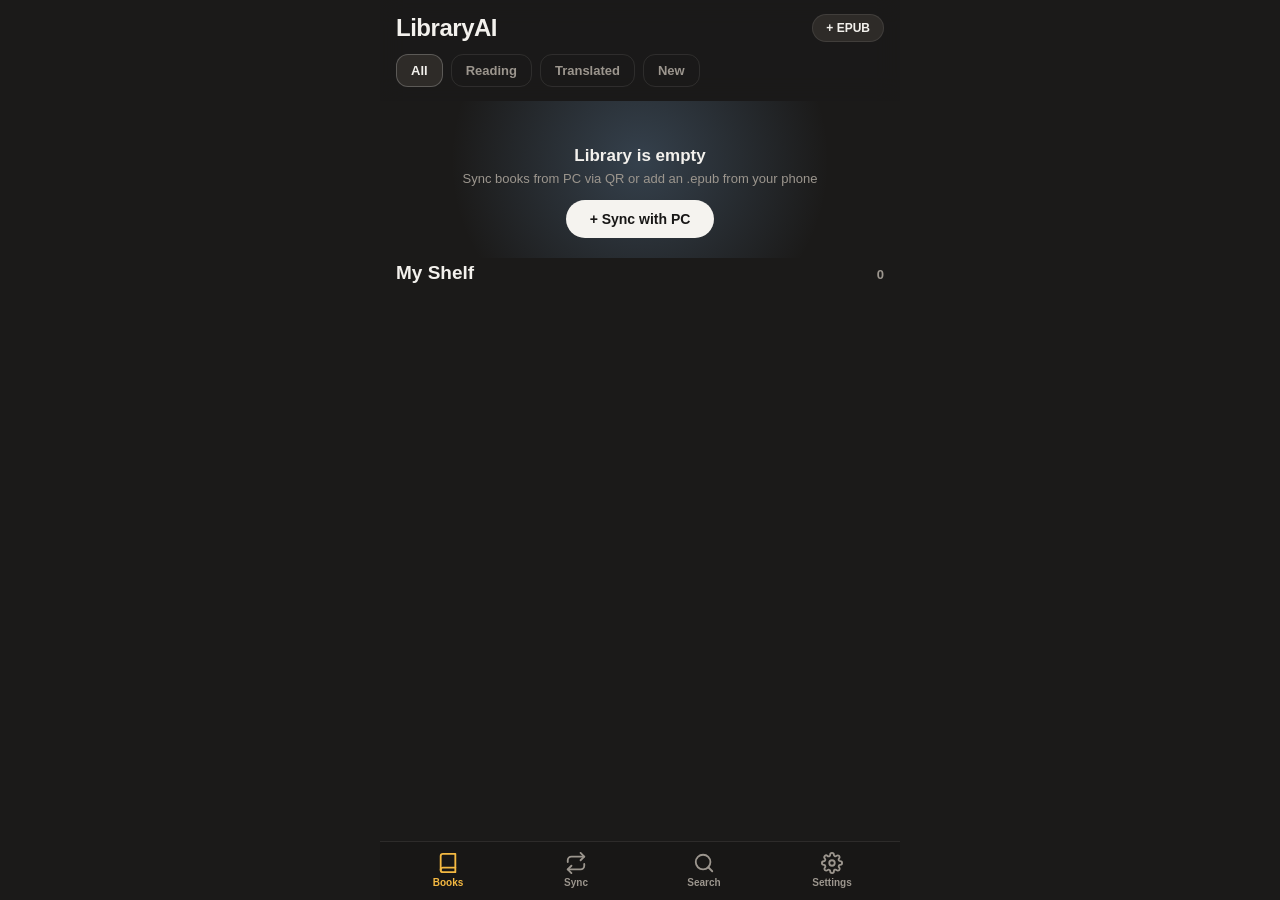
<file: index.html>
<!DOCTYPE html>
<html lang="ru">
<head>
  <meta charset="UTF-8">
  <meta name="viewport" content="width=device-width, initial-scale=1.0, viewport-fit=cover">
  <meta name="theme-color" content="#1b1a19">
  <meta name="apple-mobile-web-app-capable" content="yes">
  <meta name="apple-mobile-web-app-status-bar-style" content="black-translucent">
  <title>LibraryAI</title>
  <link rel="manifest" href="manifest.webmanifest">
  <link rel="icon" type="image/png" href="icons/icon192.png">
  <link rel="apple-touch-icon" href="icons/icon192.png">
  <link rel="stylesheet" href="app.css">
</head>
<body>
  <!-- ОСНОВНОЙ ЭКРАН (4 вкладки: Книги / Синхр. / Поиск / Настройки) -->
  <div id="appShell" class="app-shell">
    <!-- ВКЛАДКА 1: МОИ КНИГИ (в стиле мобильных Яндекс Книг) -->
    <section id="viewLibrary" class="tab-view active">
      <header class="mob-top">
        <div class="mob-brand-row">
          <h1 class="mob-title">LibraryAI</h1>
          <button id="addEpubBtn" class="pill-btn-sm" type="button">+ EPUB</button>
          <input id="epubFileInput" type="file" accept=".epub" multiple class="hidden">
        </div>
        <div id="filterPills" class="filter-pills">
          <button class="f-pill active" data-filter="all" type="button">Все</button>
          <button class="f-pill" data-filter="reading" type="button">Читаю</button>
          <button class="f-pill" data-filter="translated" type="button">Переведённые</button>
          <button class="f-pill" data-filter="new" type="button">Новые</button>
        </div>
      </header>

      <!-- Герой-карусель обложек с мягким свечением -->
      <div id="heroSection" class="hero-carousel-wrap">
        <div id="heroAmbient" class="hero-ambient"></div>
        <div id="heroCarousel" class="hero-carousel"></div>
        <div id="heroInfo" class="hero-info">
          <div id="heroBookTitle" class="hero-book-title">Библиотека пуста</div>
          <div id="heroBookSub" class="hero-book-sub">Синхронизируй книги с ПК по QR или добавь .epub с телефона</div>
          <div class="hero-cta-row">
            <button id="heroPrimaryBtn" class="white-pill-btn" type="button">+ Синхронизировать с ПК</button>
          </div>
        </div>
      </div>

      <!-- Полка всех книг -->
      <div class="shelf-section">
        <div class="shelf-head">
          <h2 class="shelf-title">Моя полка</h2>
          <span id="shelfCount" class="shelf-count">0</span>
        </div>
        <div id="bookGrid" class="book-grid"></div>
      </div>
    </section>

    <!-- ВКЛАДКА 2: СИНХРОНИЗАЦИЯ С ПК -->
    <section id="viewSync" class="tab-view">
      <header class="mob-top">
        <h1 class="mob-title">Синхронизация</h1>
      </header>

      <div class="pane-body">
        <div class="mob-card">
          <div class="mob-card-title">Подключение к ПК по Wi-Fi (WebRTC)</div>
          <p class="mob-hint">Открой в расширении на ПК иконку телефона («Синхронизация») и введи 6-значный код или отсканируй QR.</p>

          <div class="pair-input-row">
            <input id="pairCodeInput" type="text" maxlength="8" placeholder="Код (напр. K7M9P2)" autocapitalize="characters" autocomplete="off">
            <button id="connectPairBtn" class="white-pill-btn sm" type="button">Синхр.</button>
          </div>

          <button id="scanQrBtn" class="ghost-btn full" type="button" style="margin-top:10px;">📷 Сканировать QR камерой</button>
          <div id="qrCameraWrap" class="qr-camera-wrap hidden">
            <video id="qrVideo" playsinline autoplay muted></video>
            <button id="stopScanBtn" class="ghost-btn sm" type="button">Закрыть камеру</button>
          </div>

          <div class="sync-progress-track">
            <div id="mobSyncBar" class="sync-progress-fill"></div>
          </div>
          <div id="mobSyncStatus" class="mob-sync-status">Готов к подключению</div>
        </div>

        <div class="mob-card">
          <div class="mob-card-title">Ручной перенос файлом (.json)</div>
          <p class="mob-hint">Запасной вариант без сети: экспортируй бэкап в расширении и импортируй его здесь (или обратно).</p>
          <div class="btn-pair">
            <button id="mobImportJsonBtn" class="ghost-btn" type="button">Импорт .json</button>
            <button id="mobExportJsonBtn" class="ghost-btn" type="button">Экспорт .json</button>
            <input id="mobImportJsonInput" type="file" accept=".json" class="hidden">
          </div>
        </div>
      </div>
    </section>

    <!-- ВКЛАДКА 3: ПОИСК -->
    <section id="viewSearch" class="tab-view">
      <header class="mob-top">
        <h1 class="mob-title">Поиск</h1>
        <div class="mob-search-box">
          <input id="mobSearchInput" type="search" placeholder="Название книги или автор...">
        </div>
      </header>
      <div class="pane-body">
        <div id="searchResultsGrid" class="book-grid"></div>
      </div>
    </section>

    <!-- ВКЛАДКА 4: НАСТРОЙКИ И ПАМЯТЬ -->
    <section id="viewSettings" class="tab-view">
      <header class="mob-top">
        <h1 class="mob-title">Настройки</h1>
      </header>

      <div class="pane-body">
        <!-- Язык интерфейса -->
        <div class="mob-card">
          <div class="mob-card-title">Язык интерфейса</div>
          <div class="mob-field" style="margin-bottom:0;">
            <select id="mobUiLang">
              <option value="auto">Авто (как в браузере)</option>
              <option value="ru">Русский</option>
              <option value="en">English</option>
            </select>
          </div>
        </div>

        <!-- Автосинхронизация при запуске -->
        <div class="mob-card">
          <div class="mob-card-title">Синхронизация с ПК</div>
          <div class="mob-toggle-row">
            <div>
              <div style="font-size:13px;font-weight:600;">Автосинхронизация при запуске</div>
              <div class="mob-hint" style="margin:2px 0 0;">Проверяет связь с ПК один раз при открытии или перезапуске приложения — батарею в фоне не тратит.</div>
            </div>
            <label class="switch">
              <input id="mobAutoSyncToggle" type="checkbox">
              <span class="slider"></span>
            </label>
          </div>
          <div style="border-top:1px solid var(--border);margin-top:10px;padding-top:10px;">
            <div style="font-size:12px;font-weight:700;color:var(--muted);margin-bottom:8px;">Сохранённые связи</div>
            <div id="mobPairedList" class="storage-books-list">
              <div class="mob-hint" style="margin:0;">Пока нет сохранённых связей.</div>
            </div>
          </div>
        </div>

        <!-- Память и удаление книг -->
        <div class="mob-card">
          <div class="mob-card-head">
            <div class="mob-card-title">Память и книги</div>
            <span id="storageUsageLabel" class="mob-badge">0 Б</span>
          </div>
          <p class="mob-hint">Книги хранятся локально на телефоне (IndexedDB) и доступны офлайн. Выбери книги для удаления или очисти всю память.</p>

          <div id="storageBooksList" class="storage-books-list"></div>

          <div class="btn-pair" style="margin-top:12px;">
            <button id="deleteSelectedBooksBtn" class="danger-btn" type="button" disabled>Удалить выбранные</button>
            <button id="clearAllStorageBtn" class="danger-btn outline" type="button">Очистить всё</button>
          </div>
        </div>

        <!-- Настройки API для перевода глав в дороге -->
        <div class="mob-card">
          <div class="mob-card-title">Перевод глав в дороге (API)</div>
          <p class="mob-hint">Позволяет нажать «Перевести главу» прямо внутри читалки без ПК. Ключ хранится только на этом телефоне.</p>

          <div class="mob-field">
            <label for="mobApiProvider">Провайдер API</label>
            <select id="mobApiProvider">
              <option value="gemini">Google Gemini API</option>
              <option value="deepseek">DeepSeek API</option>
              <option value="openai">OpenAI / OpenRouter / Custom</option>
            </select>
          </div>
          <div class="mob-field">
            <label for="mobApiModel">Модель</label>
            <input id="mobApiModel" type="text" placeholder="gemini-2.5-flash">
          </div>
          <div class="mob-field">
            <label for="mobApiKey">API-ключ</label>
            <input id="mobApiKey" type="password" placeholder="Вставьте ключ API...">
          </div>
          <div class="mob-field">
            <label for="mobApiBaseUrl">Свой Base URL (необязательно)</label>
            <input id="mobApiBaseUrl" type="text" placeholder="По умолчанию официальный">
          </div>
          <div class="mob-field">
            <label for="mobTemp">Температура: <strong id="mobTempVal">0.7</strong></label>
            <input id="mobTemp" type="range" min="0" max="2" step="0.1" value="0.7">
          </div>
          <div class="mob-toggle-row">
            <span>Размышление (Thinking)</span>
            <label class="switch">
              <input id="mobThinking" type="checkbox">
              <span class="slider"></span>
            </label>
          </div>
          <button id="saveMobApiBtn" class="white-pill-btn full" type="button" style="margin-top:10px;">Сохранить настройки API</button>
        </div>
      </div>
    </section>

    <!-- ЛИПКАЯ ПЛАШКА «ПРОДОЛЖИТЬ ЧТЕНИЕ» (как в мобильных Яндекс Книгах) -->
    <div id="miniPlayer" class="mini-player hidden">
      <div id="miniCover" class="mini-cover"></div>
      <div class="mini-meta">
        <div id="miniTitle" class="mini-title"></div>
        <div id="miniSub" class="mini-sub"></div>
      </div>
      <button id="miniReadBtn" class="mini-read-btn" type="button">Читать</button>
    </div>

    <!-- НИЖНЯЯ НАВИГАЦИЯ -->
    <nav class="bottom-nav">
      <button class="bnav-btn active" data-tab="viewLibrary" type="button">
        <svg width="22" height="22" viewBox="0 0 24 24" fill="none" stroke="currentColor" stroke-width="2" stroke-linecap="round" stroke-linejoin="round"><path d="M4 19.5A2.5 2.5 0 0 1 6.5 17H20"/><path d="M6.5 2H20v20H6.5A2.5 2.5 0 0 1 4 19.5v-15A2.5 2.5 0 0 1 6.5 2z"/></svg>
        <span>Книги</span>
      </button>
      <button class="bnav-btn" data-tab="viewSync" type="button">
        <svg width="22" height="22" viewBox="0 0 24 24" fill="none" stroke="currentColor" stroke-width="2" stroke-linecap="round" stroke-linejoin="round"><polyline points="17 1 21 5 17 9"/><path d="M3 11V9a4 4 0 0 1 4-4h14"/><polyline points="7 23 3 19 7 15"/><path d="M21 13v2a4 4 0 0 1-4 4H3"/></svg>
        <span>Синхр.</span>
      </button>
      <button class="bnav-btn" data-tab="viewSearch" type="button">
        <svg width="22" height="22" viewBox="0 0 24 24" fill="none" stroke="currentColor" stroke-width="2" stroke-linecap="round" stroke-linejoin="round"><circle cx="11" cy="11" r="8"/><line x1="21" y1="21" x2="16.65" y2="16.65"/></svg>
        <span>Поиск</span>
      </button>
      <button class="bnav-btn" data-tab="viewSettings" type="button">
        <svg width="22" height="22" viewBox="0 0 24 24" fill="none" stroke="currentColor" stroke-width="2" stroke-linecap="round" stroke-linejoin="round"><circle cx="12" cy="12" r="3"/><path d="M19.4 15a1.65 1.65 0 0 0 .33 1.82l.06.06a2 2 0 1 1-2.83 2.83l-.06-.06a1.65 1.65 0 0 0-1.82-.33 1.65 1.65 0 0 0-1 1.51V21a2 2 0 1 1-4 0v-.09A1.65 1.65 0 0 0 9 19.4a1.65 1.65 0 0 0-1.82.33l-.06.06a2 2 0 1 1-2.83-2.83l.06-.06a1.65 1.65 0 0 0 .33-1.82 1.65 1.65 0 0 0-1.51-1H3a2 2 0 1 1 0-4h.09A1.65 1.65 0 0 0 4.6 9a1.65 1.65 0 0 0-.33-1.82l-.06-.06a2 2 0 1 1 2.83-2.83l.06.06a1.65 1.65 0 0 0 1.82.33H9a1.65 1.65 0 0 0 1-1.51V3a2 2 0 1 1 4 0v.09a1.65 1.65 0 0 0 1 1.51 1.65 1.65 0 0 0 1.82-.33l.06-.06a2 2 0 1 1 2.83 2.83l-.06.06a1.65 1.65 0 0 0-.33 1.82V9c.26.6.85 1 1.51 1H21a2 2 0 1 1 0 4h-.09a1.65 1.65 0 0 0-1.51 1z"/></svg>
        <span>Настройки</span>
      </button>
    </nav>
  </div>

  <!-- ПОЛНОЭКРАННАЯ МОБИЛЬНАЯ ЧИТАЛКА -->
  <div id="readerOverlay" class="reader-overlay hidden">
    <header id="rHeader" class="r-header">
      <button id="rBackBtn" class="r-icon-btn" type="button" aria-label="Назад">←</button>
      <div id="rBookTitle" class="r-book-title"></div>
      <div class="r-head-actions">
        <button id="rTocBtn" class="r-icon-btn" type="button" aria-label="Оглавление">☰</button>
        <button id="rSettingsBtn" class="r-icon-btn" type="button" aria-label="Вид">Aa</button>
      </div>
    </header>

    <div id="rScrollArea" class="r-scroll-area">
      <div class="r-chapter-head">
        <h2 id="rChapterTitle"></h2>
        <div id="rChapterSub" class="r-chapter-sub"></div>
        <div id="rChapterActions" class="r-chapter-actions hidden">
          <button id="rTranslateBtn" class="r-subtle-btn" type="button">Перевести главу</button>
          <button id="rStopTranslateBtn" class="r-subtle-btn danger hidden" type="button">Остановить</button>
          <button id="rToggleOrigBtn" class="r-subtle-btn hidden" type="button">Показать оригинал</button>
        </div>
      </div>
      <article id="rContent" class="r-content"></article>
      <div class="r-bottom-nav">
        <button id="rPrevBtn" class="r-nav-btn" type="button">← Пред. глава</button>
        <button id="rNextBtn" class="r-nav-btn" type="button">След. глава →</button>
      </div>
    </div>

    <!-- Шторка оглавления -->
    <div id="rSheetBackdrop" class="r-sheet-backdrop hidden"></div>
    <div id="rTocSheet" class="r-sheet hidden">
      <div class="r-sheet-head">
        <strong>Оглавление</strong>
        <button id="rCloseTocBtn" class="r-icon-btn" type="button">×</button>
      </div>
      <div id="rTocList" class="r-toc-list"></div>
    </div>

    <!-- Шторка настроек вида (Цвета / Текст) -->
    <div id="rAppearanceSheet" class="r-sheet hidden">
      <div class="r-sheet-head">
        <strong>Настройки чтения</strong>
        <button id="rCloseAppearanceBtn" class="r-icon-btn" type="button">×</button>
      </div>
      <div class="r-sheet-body">
        <div class="r-theme-row">
          <button class="r-theme-chip" data-theme="paper" style="background:#f9f8f4;color:#222;" type="button">Бумага</button>
          <button class="r-theme-chip" data-theme="sepia" style="background:#f3e8d2;color:#3d2f1e;" type="button">Сепия</button>
          <button class="r-theme-chip" data-theme="graphite" style="background:#1b1a19;color:#e6e2dc;" type="button">Графит</button>
          <button class="r-theme-chip" data-theme="night" style="background:#161d2b;color:#dce3f0;" type="button">Ночь</button>
          <button class="r-theme-chip" data-theme="oled" style="background:#000000;color:#d4d4d8;" type="button">OLED</button>
        </div>

        <div class="r-ctrl-row">
          <span>Размер шрифта</span>
          <div class="r-stepper">
            <button id="rFontMinus" type="button">−</button>
            <span id="rFontSizeVal">18 px</span>
            <button id="rFontPlus" type="button">+</button>
          </div>
        </div>
        <div class="r-ctrl-row">
          <span>Межстрочный</span>
          <div class="r-stepper">
            <button id="rLineMinus" type="button">−</button>
            <span id="rLineHeightVal">1.7</span>
            <button id="rLinePlus" type="button">+</button>
          </div>
        </div>
        <div class="r-ctrl-row">
          <span>Шрифт</span>
          <select id="rFontFamily" style="max-width:190px;">
            <option value='Georgia, "Times New Roman", serif'>Georgia (книжный)</option>
            <option value='-apple-system, BlinkMacSystemFont, "Segoe UI", Roboto, sans-serif'>Системный</option>
            <option value='"Palatino Linotype", Georgia, serif'>Palatino</option>
            <option value='Verdana, sans-serif'>Verdana</option>
          </select>
        </div>
        <div class="r-ctrl-row">
          <span>Свой шрифт (.ttf / .woff2)</span>
          <button id="rUploadFontBtn" class="ghost-btn sm" type="button">Загрузить</button>
          <input id="rUploadFontInput" type="file" accept=".ttf,.otf,.woff,.woff2" class="hidden">
        </div>
      </div>
    </div>
  </div>

  <div id="toast" class="toast hidden"></div>

  <script type="module" src="app.js"></script>
</body>
</html>
</file>
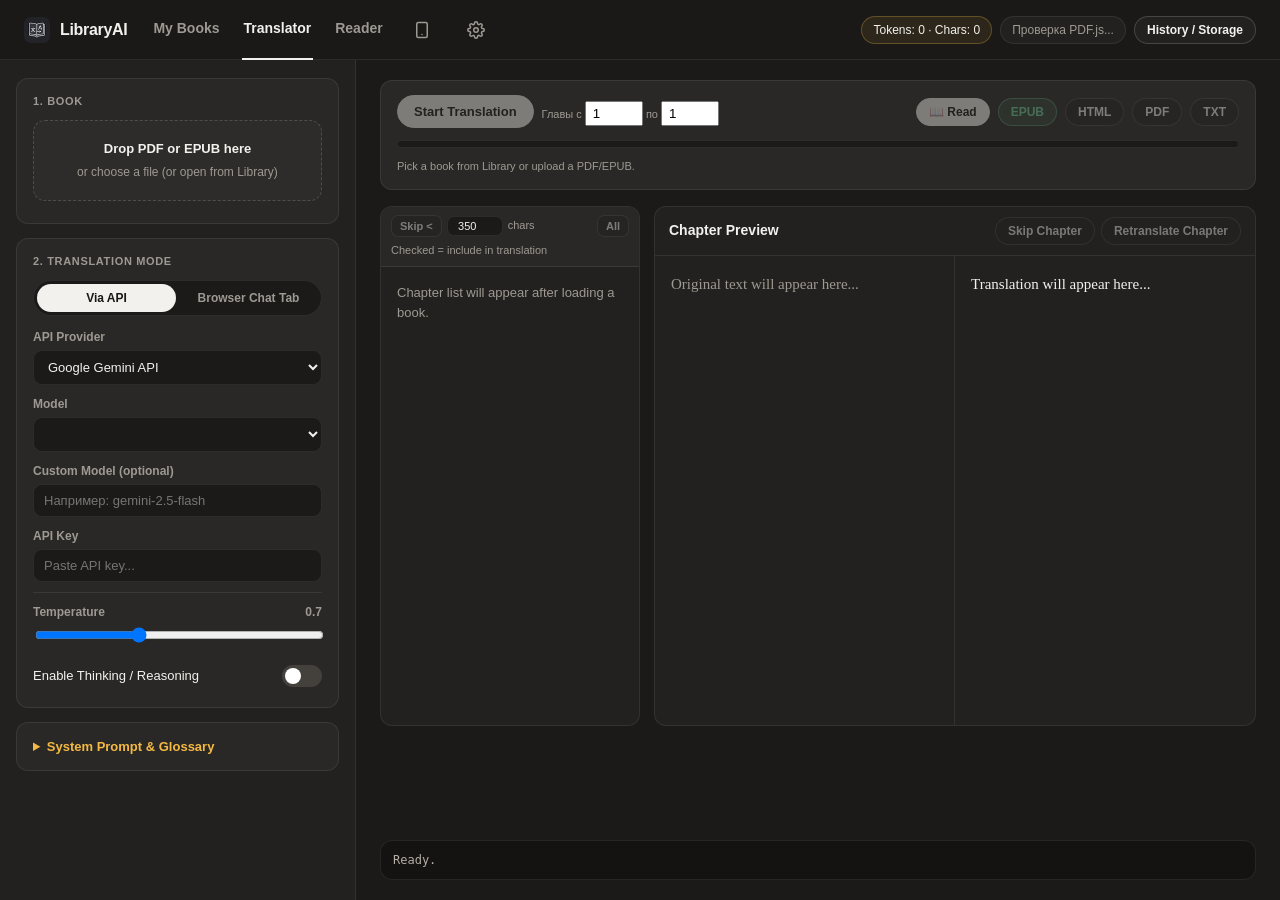
<file: extension/app.html>
<!DOCTYPE html>
<html lang="ru">
<head>
  <meta charset="UTF-8">
  <title>Переводчик — LibraryAI</title>
  <link rel="stylesheet" href="styles.css">
</head>
<body>
  <header class="topbar">
    <div class="brand-nav">
      <a href="library.html" class="brand">
        <img src="icons/icon48.png" alt="">
        <span>LibraryAI</span>
      </a>
      <nav class="nav-links">
        <a href="library.html">Мои книги</a>
        <a href="app.html" class="active">Переводчик</a>
        <a id="navReaderLink" href="reader.html">Чтение</a>
        <a href="sync.html" class="nav-gear" title="Синхронизация с телефоном" aria-label="Синхронизация с телефоном"><svg width="18" height="18" viewBox="0 0 24 24" fill="none" stroke="currentColor" stroke-width="2" stroke-linecap="round" stroke-linejoin="round"><rect x="5" y="2" width="14" height="20" rx="2" ry="2"/><line x1="12" y1="18" x2="12.01" y2="18"/></svg></a>
        <a href="options.html" class="nav-gear" title="Настройки" aria-label="Настройки"><svg width="18" height="18" viewBox="0 0 24 24" fill="none" stroke="currentColor" stroke-width="2" stroke-linecap="round" stroke-linejoin="round"><circle cx="12" cy="12" r="3"/><path d="M19.4 15a1.65 1.65 0 0 0 .33 1.82l.06.06a2 2 0 1 1-2.83 2.83l-.06-.06a1.65 1.65 0 0 0-1.82-.33 1.65 1.65 0 0 0-1 1.51V21a2 2 0 1 1-4 0v-.09A1.65 1.65 0 0 0 9 19.4a1.65 1.65 0 0 0-1.82.33l-.06.06a2 2 0 1 1-2.83-2.83l.06-.06a1.65 1.65 0 0 0 .33-1.82 1.65 1.65 0 0 0-1.51-1H3a2 2 0 1 1 0-4h.09A1.65 1.65 0 0 0 4.6 9a1.65 1.65 0 0 0-.33-1.82l-.06-.06a2 2 0 1 1 2.83-2.83l.06.06a1.65 1.65 0 0 0 1.82.33H9a1.65 1.65 0 0 0 1-1.51V3a2 2 0 1 1 4 0v.09a1.65 1.65 0 0 0 1 1.51 1.65 1.65 0 0 0 1.82-.33l.06-.06a2 2 0 1 1 2.83 2.83l-.06.06a1.65 1.65 0 0 0-.33 1.82V9c.26.6.85 1 1.51 1H21a2 2 0 1 1 0 4h-.09a1.65 1.65 0 0 0-1.51 1z"/></svg></a>
      </nav>
    </div>
    <div class="topbar-actions">
      <a id="statsPill" href="options.html#statsTile" class="pill stats-pill" title="Полная статистика токенов и символов">Токены: 0 · Симв.: 0</a>
      <span id="pdfjsStatus" class="pill">Проверка PDF.js...</span>
      <span id="chatTabPill" class="pill hidden">Чат: не проверен</span>
      <button id="openHistoryBtn" class="btn btn-sm">История / Память</button>
    </div>
  </header>

  <div class="layout">
    <aside class="sidebar">
      <div class="card">
        <h3 class="card-title">1. Книга</h3>
        <div id="dropzone" class="dropzone">
          <strong>Перетащите PDF или EPUB сюда</strong>
          <span>или выберите файл (также можно открыть из Библиотеки)</span>
          <input id="fileInput" type="file" accept=".epub,.pdf" class="hidden">
        </div>
        <div id="fileInfo" class="hint" style="margin-top:8px;"></div>
      </div>

      <div class="card">
        <h3 class="card-title">2. Режим перевода</h3>
        <div class="segmented">
          <button id="modeApiBtn" type="button" class="active">Через API</button>
          <button id="modeChatBtn" type="button">Чат во вкладке</button>
        </div>

        <div id="apiSection">
          <div class="field">
            <label for="apiProvider">Провайдер API</label>
            <select id="apiProvider">
              <option value="gemini">Google Gemini API</option>
              <option value="deepseek">DeepSeek API</option>
              <option value="openai">OpenAI / OpenRouter / Custom</option>
            </select>
          </div>
          <div class="field">
            <label for="apiModel">Модель</label>
            <select id="apiModel"></select>
          </div>
          <div class="field">
            <label for="apiCustomModel">Своя модель (необязательно)</label>
            <input id="apiCustomModel" type="text" placeholder="Например: gemini-2.5-flash">
          </div>
          <div class="field">
            <label for="apiKey">API-ключ</label>
            <input id="apiKey" type="password" placeholder="Вставьте ключ API...">
          </div>
        </div>

        <div id="chatSection" class="hidden">
          <div class="field">
            <label for="chatProvider">Сайт чата</label>
            <select id="chatProvider">
              <option value="gemini">Gemini (gemini.google.com)</option>
              <option value="deepseek">DeepSeek (chat.deepseek.com)</option>
              <option value="chatgpt">ChatGPT (chatgpt.com)</option>
            </select>
          </div>

          <div class="row" style="margin-bottom:10px;">
            <button id="openChatTabBtn" type="button" class="btn btn-sm">Открыть чат</button>
            <button id="checkChatTabBtn" type="button" class="btn btn-sm">Проверить вкладку</button>
          </div>
          <div id="chatStatusDetail" class="hint" style="margin-bottom:10px;">
            Откройте вкладку чата и войдите в аккаунт.
          </div>

          <div class="toggle-row">
            <span>Новая вкладка на фрагмент</span>
            <label class="switch">
              <input id="chatFreshTabPerChunk" type="checkbox">
              <span class="slider"></span>
            </label>
          </div>

          <div class="toggle-row">
            <span>Навык/команда перед текстом</span>
            <label class="switch">
              <input id="chatUseSkillPrefix" type="checkbox">
              <span class="slider"></span>
            </label>
          </div>

          <div id="skillPrefixBlock" class="field">
            <label for="chatSkillPrefix">Префикс навыка (редактируется)</label>
            <input id="chatSkillPrefix" type="text" placeholder="@read или /read">
            <div class="chips">
              <button type="button" class="chip" data-skill="@read">@read</button>
              <button type="button" class="chip" data-skill="/read">/read</button>
              <button type="button" class="chip" data-skill="@noveltranslate">@noveltranslate</button>
              <button type="button" class="chip" data-skill="">Без префикса</button>
            </div>
          </div>

          <div class="field">
            <label for="chatSkillFrequency">Когда добавлять навык</label>
            <select id="chatSkillFrequency">
              <option value="every">Перед каждым фрагментом</option>
              <option value="first">Только в 1-м сообщении чата</option>
            </select>
          </div>

          <div class="toggle-row">
            <span>Добавлять системный промпт</span>
            <label class="switch">
              <input id="chatSendSystemPrompt" type="checkbox">
              <span class="slider"></span>
            </label>
          </div>
        </div>

        <div style="border-top:1px solid var(--border); margin-top:10px; padding-top:10px;">
          <div class="field">
            <label for="temperature">
              <span>Температура</span>
              <strong id="tempValue">0.7</strong>
            </label>
            <input id="temperature" type="range" min="0" max="2" step="0.1" value="0.7" style="width:100%;">
            <div id="tempHint" class="hint"></div>
          </div>

          <div class="toggle-row">
            <span>Включить размышление (Thinking)</span>
            <label class="switch">
              <input id="thinkingEnabled" type="checkbox">
              <span class="slider"></span>
            </label>
          </div>

          <div id="thinkingOptions" class="field hidden">
            <label for="thinkingLevel">Уровень размышления</label>
            <select id="thinkingLevel">
              <option value="low">Низкий (low)</option>
              <option value="medium">Средний (medium)</option>
              <option value="high">Высокий (high)</option>
            </select>
          </div>
        </div>
      </div>

      <div class="card">
        <details>
          <summary>Системный промпт и глоссарий</summary>
          <div class="field" style="margin-top:10px;">
            <label for="systemPrompt">Системный промпт</label>
            <textarea id="systemPrompt" rows="5"></textarea>
          </div>
          <div class="field">
            <label for="glossary">Глоссарий (Имя = Перевод)</label>
            <textarea id="glossary" rows="3" placeholder="SkyRune = Небесная Руна&#10;Hakon = Хакон"></textarea>
          </div>
          <div class="row">
            <div class="field">
              <label for="chunkSize">Размер куска</label>
              <input id="chunkSize" type="number" min="1000" max="20000" step="500">
            </div>
            <div class="field">
              <label for="delayMs">Пауза (мс)</label>
              <input id="delayMs" type="number" min="0" max="60000" step="500">
            </div>
          </div>
        </details>
      </div>
    </aside>

    <main class="main">
      <div class="card">
        <div class="controls-bar">
          <div class="controls-group">
            <button id="startBtn" class="btn btn-primary" disabled>Начать перевод</button>
            <button id="pauseBtn" class="btn btn-warn hidden">Пауза</button>
            <button id="stopBtn" class="btn btn-danger hidden">Остановить</button>
            <span class="hint" id="rangeWrap">
              Главы с <input id="fromChapter" type="number" min="1" value="1" style="width:58px;display:inline;padding:3px 6px;">
              по <input id="toChapter" type="number" min="1" value="1" style="width:58px;display:inline;padding:3px 6px;">
            </span>
          </div>
          <div class="controls-group">
            <button id="openReaderBtn" class="btn btn-primary btn-sm" disabled>📖 Читать</button>
            <button id="exportEpubBtn" class="btn btn-success btn-sm" disabled>EPUB</button>
            <button id="exportHtmlBtn" class="btn btn-sm" disabled>HTML</button>
            <button id="exportPdfBtn" class="btn btn-sm" disabled>PDF</button>
            <button id="exportTxtBtn" class="btn btn-sm" disabled>TXT</button>
          </div>
        </div>

        <div class="progress-wrap">
          <div id="progressBar" class="progress-bar"></div>
        </div>
        <div class="controls-bar">
          <span id="progressText" class="hint">Выберите книгу из Библиотеки или загрузите PDF/EPUB.</span>
          <button id="clearSavedBtn" class="btn btn-sm hidden">Сбросить перевод</button>
        </div>
      </div>

      <div class="workspace-grid">
        <div class="chapter-pane">
          <div class="chapter-toolbar">
            <div class="chapter-toolbar-row">
              <button id="skipShortBtn" class="btn btn-xs" type="button" disabled title="Исключить короткие главы (обложки, оглавления, заглушки)">Убрать &lt;</button>
              <input id="shortThresholdInput" class="threshold-input" type="number" min="20" max="5000" step="50" value="350" title="Порог символов">
              <span class="threshold-unit">симв.</span>
              <button id="unskipAllBtn" class="btn btn-xs" type="button" disabled title="Вернуть все исключённые главы в перевод">Все</button>
            </div>
            <div id="skippedCounter" class="chapter-toolbar-meta">Галочка — включить в перевод</div>
          </div>
          <div class="chapter-list" id="chapterList">
            <div style="padding:16px;color:var(--muted);font-size:13px;">Список глав появится после загрузки книги.</div>
          </div>
        </div>

        <div class="preview-pane">
          <div class="preview-header">
            <div class="preview-title-wrap">
              <strong id="previewTitle">Предпросмотр главы</strong>
              <span id="previewCharCount" class="preview-chars"></span>
            </div>
            <div class="preview-actions">
              <button id="toggleSkipChapterBtn" class="btn btn-sm" type="button" disabled>Исключить из перевода</button>
              <button id="retranslateChapterBtn" class="btn btn-sm" type="button" disabled>Перевести эту главу заново</button>
            </div>
          </div>
          <div class="preview-split">
            <div class="preview-col" id="origPreview">Оригинал появится здесь...</div>
            <div class="preview-col" id="transPreview">Перевод появится здесь...</div>
          </div>
        </div>
      </div>

      <div class="log-box" id="logBox">
        <div class="log-line">Готов к работе.</div>
      </div>
    </main>
  </div>

  <!-- МОДАЛЬНОЕ ОКНО: ИСТОРИЯ ПЕРЕВОДОВ И ПАПКА ХРАНЕНИЯ -->
  <div id="historyModal" class="modal-backdrop hidden">
    <div class="modal-card">
      <div class="modal-header">
        <div>
          <strong>История сохранённых переводов</strong>
          <div id="historySummary" class="hint">Загрузка...</div>
        </div>
        <button id="closeHistoryBtn" class="btn btn-sm" type="button">Закрыть</button>
      </div>

      <div style="padding:12px 18px;border-bottom:1px solid var(--border);background:var(--surface-2);display:flex;align-items:center;justify-content:space-between;gap:10px;flex-wrap:wrap;">
        <div>
          <div style="font-size:12px;color:var(--muted);font-weight:600;">Папка хранения истории</div>
          <div id="historyDirLabel" style="font-size:13px;font-weight:600;">IndexedDB</div>
        </div>
        <div class="controls-group">
          <button id="grantDirPermBtn" class="btn btn-warn btn-sm hidden" type="button">Подключить</button>
          <button id="pickHistoryDirBtn" class="btn btn-sm" type="button">📁 Выбрать папку...</button>
          <button id="resetHistoryDirBtn" class="btn btn-sm hidden" type="button">Сбросить</button>
        </div>
      </div>

      <div id="historyList" class="modal-body"></div>

      <div class="modal-footer">
        <span class="hint">Переводы можно хранить в любой локальной папке.</span>
        <button id="deleteAllHistoryBtn" class="btn btn-danger btn-sm" type="button">Удалить все переводы</button>
      </div>
    </div>
  </div>

  <script type="module" src="app.js"></script>
</body>
</html>
</file>
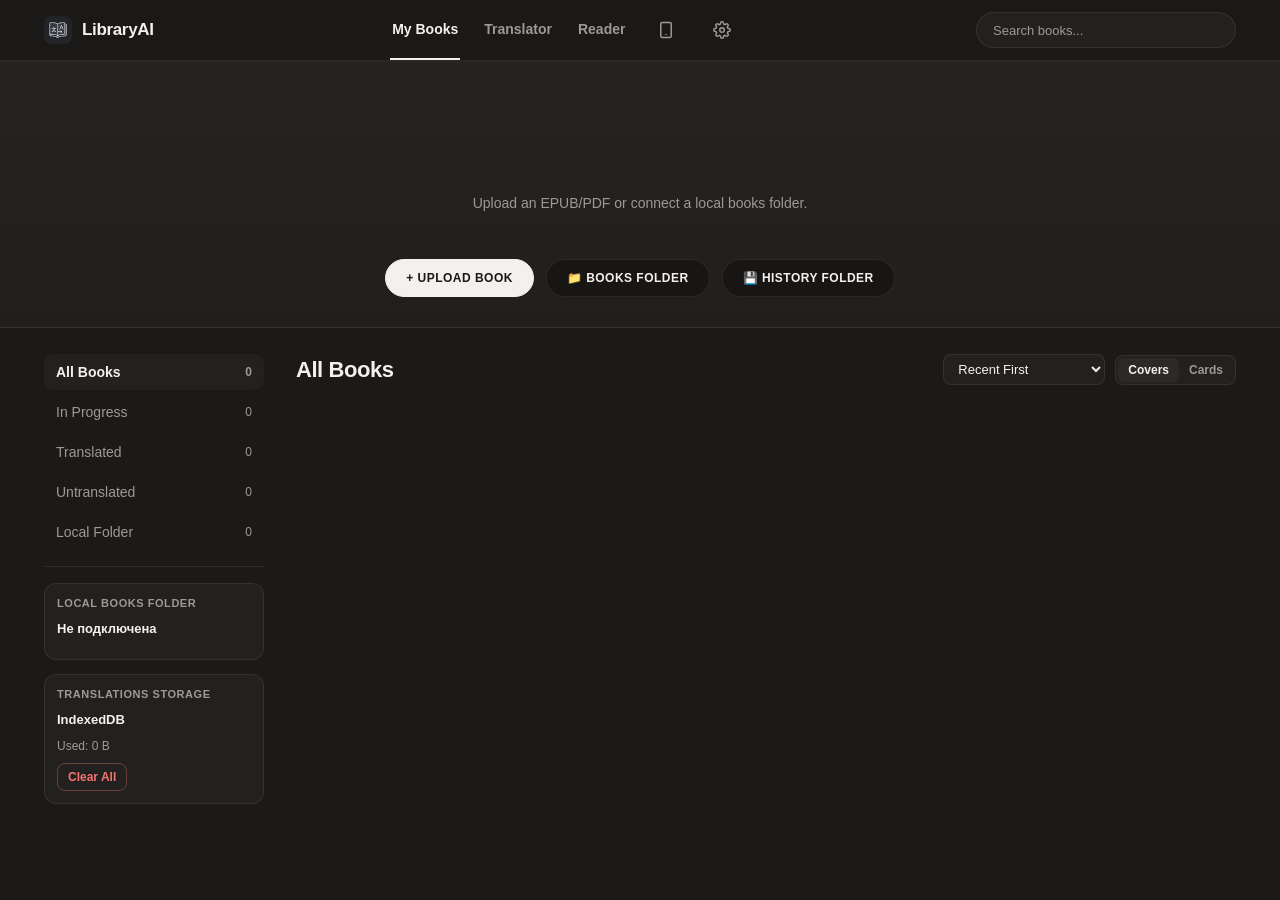
<file: extension/library.html>
<!DOCTYPE html>
<html lang="ru">
<head>
  <meta charset="UTF-8">
  <meta name="viewport" content="width=device-width, initial-scale=1.0">
  <title>Мои книги — LibraryAI</title>
  <link rel="stylesheet" href="library.css">
</head>
<body>
  <header class="yb-header">
    <div class="yb-header-inner">
      <a href="library.html" class="yb-brand">
        <img src="icons/icon48.png" alt="">
        <span>LibraryAI</span>
      </a>

      <nav class="yb-nav">
        <a href="library.html" class="active">Мои книги</a>
        <a href="app.html">Переводчик</a>
        <a href="reader.html">Чтение</a>
        <a href="sync.html" class="nav-gear" title="Синхронизация с телефоном" aria-label="Синхронизация с телефоном"><svg width="18" height="18" viewBox="0 0 24 24" fill="none" stroke="currentColor" stroke-width="2" stroke-linecap="round" stroke-linejoin="round"><rect x="5" y="2" width="14" height="20" rx="2" ry="2"/><line x1="12" y1="18" x2="12.01" y2="18"/></svg></a>
        <a href="options.html" class="nav-gear" title="Настройки" aria-label="Настройки"><svg width="18" height="18" viewBox="0 0 24 24" fill="none" stroke="currentColor" stroke-width="2" stroke-linecap="round" stroke-linejoin="round"><circle cx="12" cy="12" r="3"/><path d="M19.4 15a1.65 1.65 0 0 0 .33 1.82l.06.06a2 2 0 1 1-2.83 2.83l-.06-.06a1.65 1.65 0 0 0-1.82-.33 1.65 1.65 0 0 0-1 1.51V21a2 2 0 1 1-4 0v-.09A1.65 1.65 0 0 0 9 19.4a1.65 1.65 0 0 0-1.82.33l-.06.06a2 2 0 1 1-2.83-2.83l.06-.06a1.65 1.65 0 0 0 .33-1.82 1.65 1.65 0 0 0-1.51-1H3a2 2 0 1 1 0-4h.09A1.65 1.65 0 0 0 4.6 9a1.65 1.65 0 0 0-.33-1.82l-.06-.06a2 2 0 1 1 2.83-2.83l.06.06a1.65 1.65 0 0 0 1.82.33H9a1.65 1.65 0 0 0 1-1.51V3a2 2 0 1 1 4 0v.09a1.65 1.65 0 0 0 1 1.51 1.65 1.65 0 0 0 1.82-.33l.06-.06a2 2 0 1 1 2.83 2.83l-.06.06a1.65 1.65 0 0 0-.33 1.82V9c.26.6.85 1 1.51 1H21a2 2 0 1 1 0 4h-.09a1.65 1.65 0 0 0-1.51 1z"/></svg></a>
      </nav>

      <div class="yb-search">
        <input id="searchInput" type="search" placeholder="Поиск по книгам...">
      </div>
    </div>
  </header>

  <!-- Верхняя полка «Читаю сейчас» + кнопки действий -->
  <section class="yb-hero">
    <div class="yb-hero-inner">
      <div id="heroRecentRow" class="hero-recent-row">
        <div class="hero-empty">Загрузите EPUB/PDF или подключите локальную папку с книгами.</div>
      </div>

      <div class="hero-actions">
        <button id="uploadBookBtn" class="pill-action primary" type="button">+ Загрузить книгу</button>
        <button id="pickLibFolderBtn" class="pill-action" type="button">📁 Папка с книгами</button>
        <button id="pickHistFolderBtn" class="pill-action" type="button">💾 Папка истории</button>
        <input id="bookFileInput" type="file" accept=".epub,.pdf" multiple class="hidden">
      </div>
    </div>
  </section>

  <!-- Основной каталог -->
  <div class="yb-container">
    <aside class="yb-sidebar">
      <button class="filter-btn active" data-filter="all" type="button">
        <span>Все книги</span><span class="filter-count" id="cnt-all">0</span>
      </button>
      <button class="filter-btn" data-filter="inprogress" type="button">
        <span>В процессе</span><span class="filter-count" id="cnt-inprogress">0</span>
      </button>
      <button class="filter-btn" data-filter="translated" type="button">
        <span>Переведённые</span><span class="filter-count" id="cnt-translated">0</span>
      </button>
      <button class="filter-btn" data-filter="untranslated" type="button">
        <span>Непереведённые</span><span class="filter-count" id="cnt-untranslated">0</span>
      </button>
      <button class="filter-btn" data-filter="local" type="button">
        <span>Локальная папка</span><span class="filter-count" id="cnt-local">0</span>
      </button>

      <div class="sidebar-divider"></div>

      <div class="folder-card">
        <div class="folder-card-title">Локальная папка книг</div>
        <div id="libFolderName" class="folder-card-name">Не подключена</div>
        <div style="display:flex;gap:6px;flex-wrap:wrap;">
          <button id="grantLibPermBtn" class="mini-btn warn hidden" type="button">Подключить</button>
          <button id="rescanLibBtn" class="mini-btn hidden" type="button">Обновить</button>
          <button id="resetLibBtn" class="mini-btn hidden" type="button">Отключить</button>
        </div>
      </div>

      <div class="folder-card" style="margin-top:10px;">
        <div class="folder-card-title">Хранилище переводов</div>
        <div id="histFolderName" class="folder-card-name">IndexedDB</div>
        <div id="storageStats" style="font-size:12px;color:var(--muted);">Занято: 0 Б</div>
        <div style="display:flex;gap:6px;flex-wrap:wrap;">
          <button id="grantHistPermBtn" class="mini-btn warn hidden" type="button">Подключить</button>
          <button id="clearAllBtn" class="mini-btn danger" type="button">Очистить всё</button>
        </div>
      </div>
    </aside>

    <main>
      <div class="catalog-head">
        <h1 id="catalogTitle" class="catalog-title">Все книги</h1>
        <div class="catalog-controls">
          <select id="sortSelect" class="sort-select">
            <option value="recent">Сначала недавние</option>
            <option value="title">По названию (А–Я)</option>
            <option value="progress">По прогрессу перевода</option>
          </select>
          <div class="view-switch">
            <button id="viewCoversBtn" class="active" type="button">Обложки</button>
            <button id="viewCardsBtn" type="button">Карточки</button>
          </div>
        </div>
      </div>

      <div id="booksContainer" class="books-grid"></div>
    </main>
  </div>

  <div id="toast" class="toast hidden"></div>

  <script type="module" src="library.js"></script>
</body>
</html>
</file>
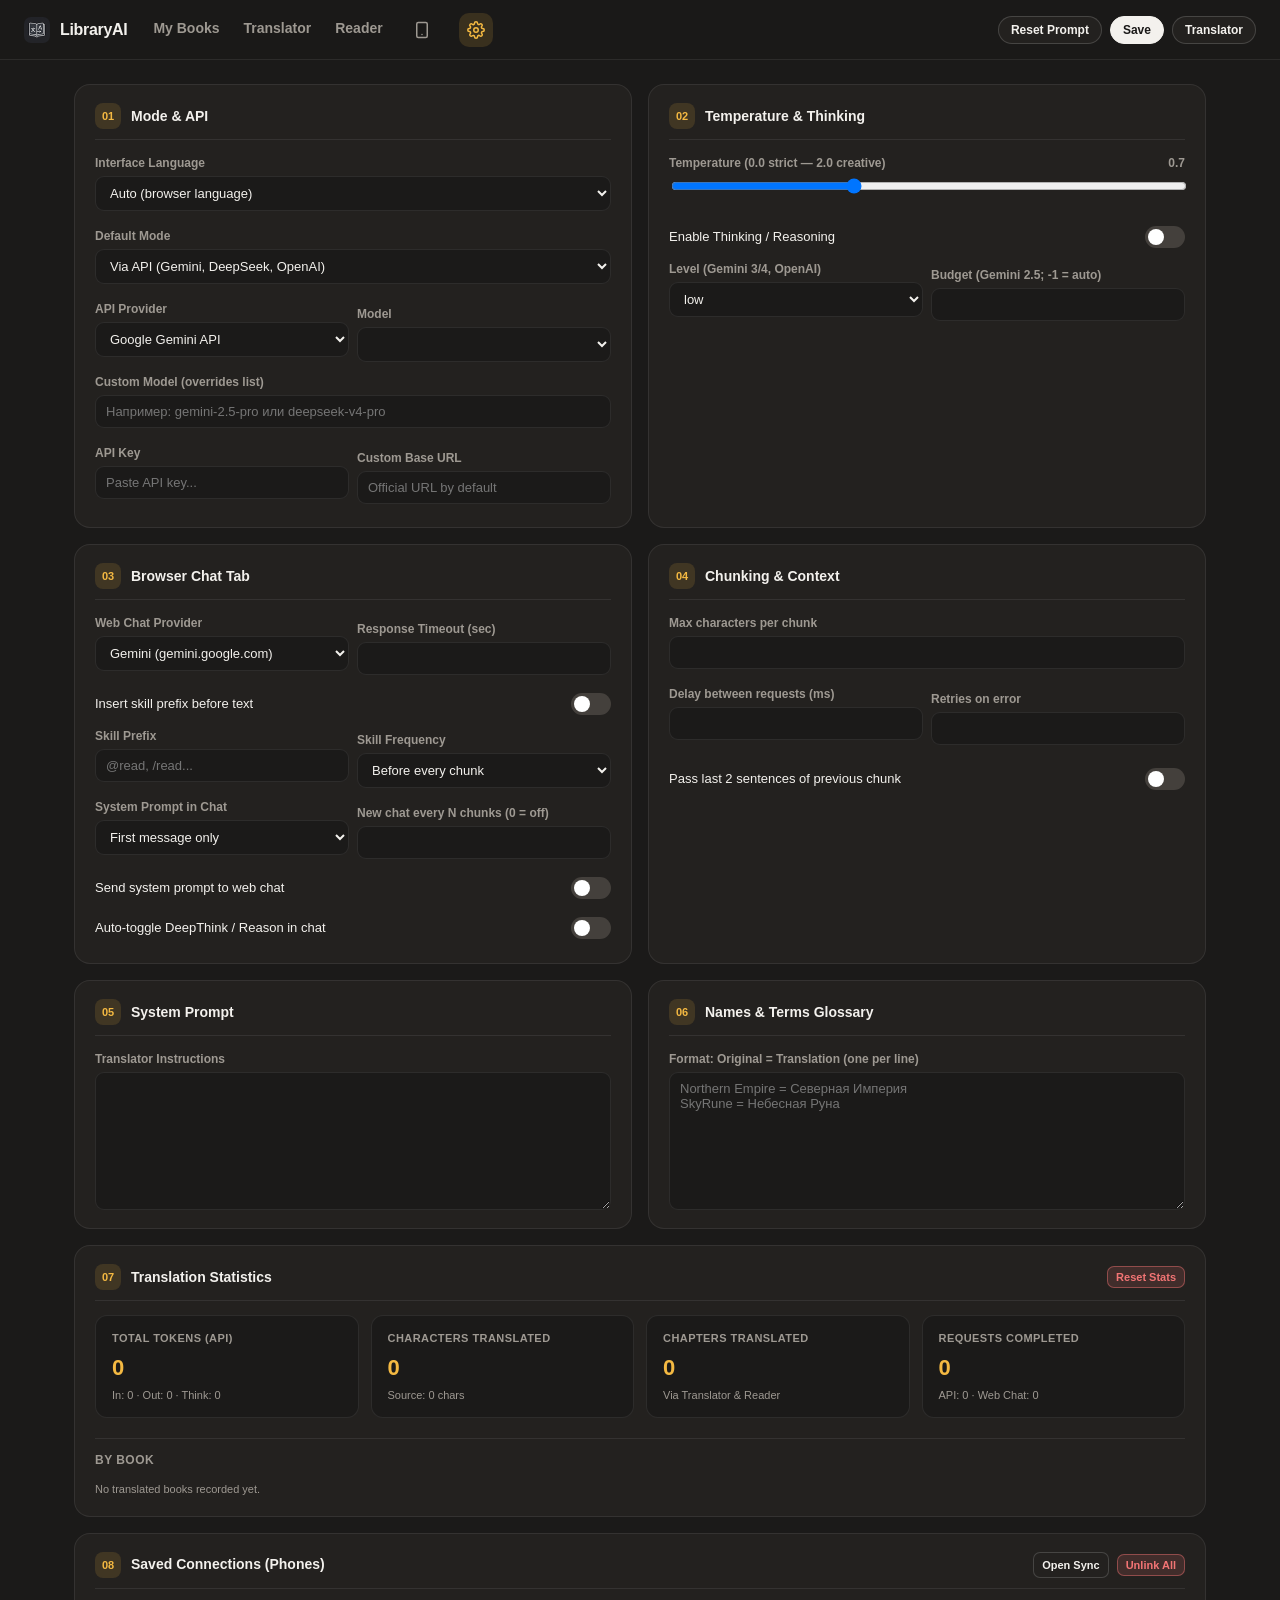
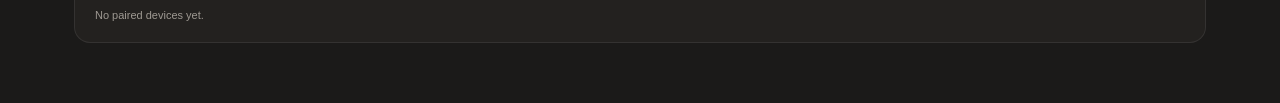
<file: extension/options.html>
<!DOCTYPE html>
<html lang="ru">
<head>
  <meta charset="UTF-8">
  <title>Настройки — LibraryAI</title>
  <link rel="stylesheet" href="styles.css">
</head>
<body>
  <header class="topbar">
    <div class="brand-nav">
      <a href="library.html" class="brand">
        <img src="icons/icon48.png" alt="">
        <span>LibraryAI</span>
      </a>
      <nav class="nav-links">
        <a href="library.html">Мои книги</a>
        <a href="app.html">Переводчик</a>
        <a href="reader.html">Чтение</a>
        <a href="sync.html" class="nav-gear" title="Синхронизация с телефоном" aria-label="Синхронизация с телефоном"><svg width="18" height="18" viewBox="0 0 24 24" fill="none" stroke="currentColor" stroke-width="2" stroke-linecap="round" stroke-linejoin="round"><rect x="5" y="2" width="14" height="20" rx="2" ry="2"/><line x1="12" y1="18" x2="12.01" y2="18"/></svg></a>
        <a href="options.html" class="nav-gear active" title="Настройки" aria-label="Настройки">
          <svg width="18" height="18" viewBox="0 0 24 24" fill="none" stroke="currentColor" stroke-width="2" stroke-linecap="round" stroke-linejoin="round"><circle cx="12" cy="12" r="3"/><path d="M19.4 15a1.65 1.65 0 0 0 .33 1.82l.06.06a2 2 0 1 1-2.83 2.83l-.06-.06a1.65 1.65 0 0 0-1.82-.33 1.65 1.65 0 0 0-1 1.51V21a2 2 0 1 1-4 0v-.09A1.65 1.65 0 0 0 9 19.4a1.65 1.65 0 0 0-1.82.33l-.06.06a2 2 0 1 1-2.83-2.83l.06-.06a1.65 1.65 0 0 0 .33-1.82 1.65 1.65 0 0 0-1.51-1H3a2 2 0 1 1 0-4h.09A1.65 1.65 0 0 0 4.6 9a1.65 1.65 0 0 0-.33-1.82l-.06-.06a2 2 0 1 1 2.83-2.83l.06.06a1.65 1.65 0 0 0 1.82.33H9a1.65 1.65 0 0 0 1-1.51V3a2 2 0 1 1 4 0v.09a1.65 1.65 0 0 0 1 1.51 1.65 1.65 0 0 0 1.82-.33l.06-.06a2 2 0 1 1 2.83 2.83l-.06.06a1.65 1.65 0 0 0-.33 1.82V9c.26.6.85 1 1.51 1H21a2 2 0 1 1 0 4h-.09a1.65 1.65 0 0 0-1.51 1z"/></svg>
        </a>
      </nav>
    </div>
    <div class="topbar-actions">
      <span id="saveStatus" class="hint" style="margin:0;"></span>
      <button id="resetPromptBtn" class="btn btn-sm" type="button">Сбросить промпт</button>
      <button id="saveBtn" class="btn btn-primary btn-sm" type="button">Сохранить</button>
      <button id="backToAppBtn" class="btn btn-sm" type="button">Переводчик</button>
    </div>
  </header>

  <main class="options-page">
    <div class="options-grid">
      <!-- Плитка 1: Режим работы и API -->
      <section class="tile-card">
        <div class="tile-head">
          <span class="tile-num">01</span>
          <h3 class="tile-title">Режим работы и API</h3>
        </div>
                <div class="field">
          <label for="uiLang">Язык интерфейса</label>
          <select id="uiLang">
            <option value="auto">Авто (как в браузере)</option>
            <option value="ru">Русский</option>
            <option value="en">English</option>
          </select>
        </div>
        <div class="field">
          <label for="mode">Режим по умолчанию</label>
          <select id="mode">
            <option value="api">Через API (Gemini, DeepSeek, OpenAI)</option>
            <option value="chat">Чат во вкладке браузера (Gemini, DeepSeek, ChatGPT)</option>
          </select>
        </div>
        <div class="row">
          <div class="field">
            <label for="apiProvider">API провайдер</label>
            <select id="apiProvider">
              <option value="gemini">Google Gemini API</option>
              <option value="deepseek">DeepSeek API</option>
              <option value="openai">OpenAI / OpenRouter / Custom</option>
            </select>
          </div>
          <div class="field">
            <label for="apiModel">Модель</label>
            <select id="apiModel"></select>
          </div>
        </div>
        <div class="field">
          <label for="apiCustomModel">Своя модель (перекрывает список)</label>
          <input id="apiCustomModel" type="text" placeholder="Например: gemini-2.5-pro или deepseek-v4-pro">
        </div>
        <div class="row">
          <div class="field">
            <label for="apiKey">API-ключ</label>
            <input id="apiKey" type="password" placeholder="Вставьте ключ API...">
          </div>
          <div class="field">
            <label for="apiBaseUrl">Свой Base URL</label>
            <input id="apiBaseUrl" type="text" placeholder="По умолчанию официальный">
          </div>
        </div>
      </section>

      <!-- Плитка 2: Температура и размышление -->
      <section class="tile-card">
        <div class="tile-head">
          <span class="tile-num">02</span>
          <h3 class="tile-title">Температура и размышление</h3>
        </div>
        <div class="field">
          <label for="temperature">
            <span>Температура (0.0 — строже, 1.3–2.0 — креативнее)</span>
            <strong id="tempValue">0.7</strong>
          </label>
          <input id="temperature" type="range" min="0" max="2" step="0.1" value="0.7" style="width:100%;">
          <div id="tempHint" class="hint"></div>
        </div>

        <div class="toggle-row">
          <span>Включить размышление (Thinking / Reasoning)</span>
          <label class="switch">
            <input id="thinkingEnabled" type="checkbox">
            <span class="slider"></span>
          </label>
        </div>

        <div class="row">
          <div class="field">
            <label for="thinkingLevel">Уровень (Gemini 3/4, OpenAI)</label>
            <select id="thinkingLevel">
              <option value="low">low</option>
              <option value="medium">medium</option>
              <option value="high">high</option>
            </select>
          </div>
          <div class="field">
            <label for="thinkingBudget">Бюджет (Gemini 2.5; -1 = авто)</label>
            <input id="thinkingBudget" type="number" min="-1" max="24576" step="512">
          </div>
        </div>
      </section>

      <!-- Плитка 3: Чат во вкладке браузера -->
      <section class="tile-card">
        <div class="tile-head">
          <span class="tile-num">03</span>
          <h3 class="tile-title">Чат во вкладке браузера</h3>
        </div>
        <div class="row">
          <div class="field">
            <label for="chatProvider">Провайдер веб-чата</label>
            <select id="chatProvider">
              <option value="gemini">Gemini (gemini.google.com)</option>
              <option value="deepseek">DeepSeek (chat.deepseek.com)</option>
              <option value="chatgpt">ChatGPT (chatgpt.com)</option>
            </select>
          </div>
          <div class="field">
            <label for="chatTimeoutSec">Таймаут ответа (сек)</label>
            <input id="chatTimeoutSec" type="number" min="30" max="600" step="10">
          </div>
        </div>

        <div class="toggle-row">
          <span>Вставлять префикс навыка перед текстом</span>
          <label class="switch">
            <input id="chatUseSkillPrefix" type="checkbox">
            <span class="slider"></span>
          </label>
        </div>

        <div class="row">
          <div class="field">
            <label for="chatSkillPrefix">Префикс навыка</label>
            <input id="chatSkillPrefix" type="text" placeholder="@read, /read...">
          </div>
          <div class="field">
            <label for="chatSkillFrequency">Частота навыка</label>
            <select id="chatSkillFrequency">
              <option value="every">Перед каждым фрагментом</option>
              <option value="first">Только в 1-м сообщении</option>
            </select>
          </div>
        </div>

        <div class="row">
          <div class="field">
            <label for="chatSystemPromptFrequency">Системный промпт в чат</label>
            <select id="chatSystemPromptFrequency">
              <option value="first">Только в 1-м сообщении</option>
              <option value="every">Перед каждым фрагментом</option>
            </select>
          </div>
          <div class="field">
            <label for="chatNewChatEvery">Новый чат каждые N (0 = нет)</label>
            <input id="chatNewChatEvery" type="number" min="0" max="100" step="1">
          </div>
        </div>

        <div class="toggle-row">
          <span>Отправлять системный промпт в веб-чат</span>
          <label class="switch">
            <input id="chatSendSystemPrompt" type="checkbox">
            <span class="slider"></span>
          </label>
        </div>

        <div class="toggle-row">
          <span>Автопереключение DeepThink / Reason в чате</span>
          <label class="switch">
            <input id="chatAutoToggleThinking" type="checkbox">
            <span class="slider"></span>
          </label>
        </div>
      </section>

      <!-- Плитка 4: Разбивка и связность -->
      <section class="tile-card">
        <div class="tile-head">
          <span class="tile-num">04</span>
          <h3 class="tile-title">Разбивка и связность</h3>
        </div>
        <div class="field">
          <label for="chunkSize">Макс. символов в одном фрагменте</label>
          <input id="chunkSize" type="number" min="1000" max="20000" step="500">
        </div>
        <div class="row">
          <div class="field">
            <label for="delayMs">Пауза между запросами (мс)</label>
            <input id="delayMs" type="number" min="0" max="60000" step="500">
          </div>
          <div class="field">
            <label for="maxRetries">Повторов при ошибке</label>
            <input id="maxRetries" type="number" min="0" max="5" step="1">
          </div>
        </div>
        <div class="toggle-row" style="margin-top:6px;">
          <span>Передавать 2 последних предложения прошлого куска</span>
          <label class="switch">
            <input id="includePrevContext" type="checkbox">
            <span class="slider"></span>
          </label>
        </div>
      </section>

      <!-- Плитка 5: Системный промпт -->
      <section class="tile-card">
        <div class="tile-head">
          <span class="tile-num">05</span>
          <h3 class="tile-title">Системный промпт</h3>
        </div>
        <div class="field" style="flex:1;display:flex;flex-direction:column;">
          <label for="systemPrompt">Инструкции для переводчика</label>
          <textarea id="systemPrompt" rows="8" style="flex:1;"></textarea>
        </div>
      </section>

      <!-- Плитка 6: Глоссарий -->
      <section class="tile-card">
        <div class="tile-head">
          <span class="tile-num">06</span>
          <h3 class="tile-title">Глоссарий имён и терминов</h3>
        </div>
        <div class="field" style="flex:1;display:flex;flex-direction:column;">
          <label for="glossary">Формат: Оригинал = Перевод (по строке)</label>
          <textarea id="glossary" rows="8" style="flex:1;" placeholder="Northern Empire = Северная Империя&#10;SkyRune = Небесная Руна"></textarea>
        </div>
      </section>

      <!-- Плитка 7: Полная статистика -->
      <section id="statsTile" class="tile-card tile-wide">
        <div class="tile-head" style="justify-content:space-between;">
          <div style="display:flex;align-items:center;gap:10px;">
            <span class="tile-num">07</span>
            <h3 class="tile-title">Статистика переводов</h3>
          </div>
          <button id="resetStatsBtn" class="btn btn-danger btn-xs" type="button">Сбросить статистику</button>
        </div>
        <div class="stats-grid">
          <div class="stat-box">
            <div class="stat-label">Всего токенов (API)</div>
            <div id="statTotalTokens" class="stat-value">0</div>
            <div id="statTokensBreakdown" class="stat-sub">Вход: 0 · Выход: 0 · Размышл.: 0</div>
          </div>
          <div class="stat-box">
            <div class="stat-label">Переведено символов</div>
            <div id="statTranslatedChars" class="stat-value">0</div>
            <div id="statSourceChars" class="stat-sub">Из оригинала: 0 симв.</div>
          </div>
          <div class="stat-box">
            <div class="stat-label">Переведено глав</div>
            <div id="statChapters" class="stat-value">0</div>
            <div class="stat-sub">Через переводчик и читалку</div>
          </div>
          <div class="stat-box">
            <div class="stat-label">Выполнено запросов</div>
            <div id="statRequests" class="stat-value">0</div>
            <div id="statRequestsBreakdown" class="stat-sub">API: 0 · Веб-чат: 0</div>
          </div>
        </div>
        <div class="book-stats-section">
          <div class="book-stats-heading">По книгам</div>
          <div id="bookStatsList" class="book-stats-list">
            <div class="hint">Пока нет переведённых книг в статистике.</div>
          </div>
        </div>
      </section>

      <!-- Плитка 8: Сохранённые связи (телефоны) -->
      <section id="pairedTile" class="tile-card tile-wide">
        <div class="tile-head" style="justify-content:space-between;">
          <div style="display:flex;align-items:center;gap:10px;">
            <span class="tile-num">08</span>
            <h3 class="tile-title">Сохранённые связи (телефоны)</h3>
          </div>
          <div class="controls-group">
            <a href="sync.html" class="btn btn-xs" style="text-decoration:none;">Открыть синхронизацию</a>
            <button id="clearPairsBtn" class="btn btn-danger btn-xs" type="button">Отвязать все</button>
          </div>
        </div>
        <div id="pairedDevicesList" class="book-stats-list">
          <div class="hint">Пока нет сопряжённых устройств.</div>
        </div>
      </section>
    </div>
  </main>

  <script type="module" src="options.js"></script>
</body>
</html>
</file>
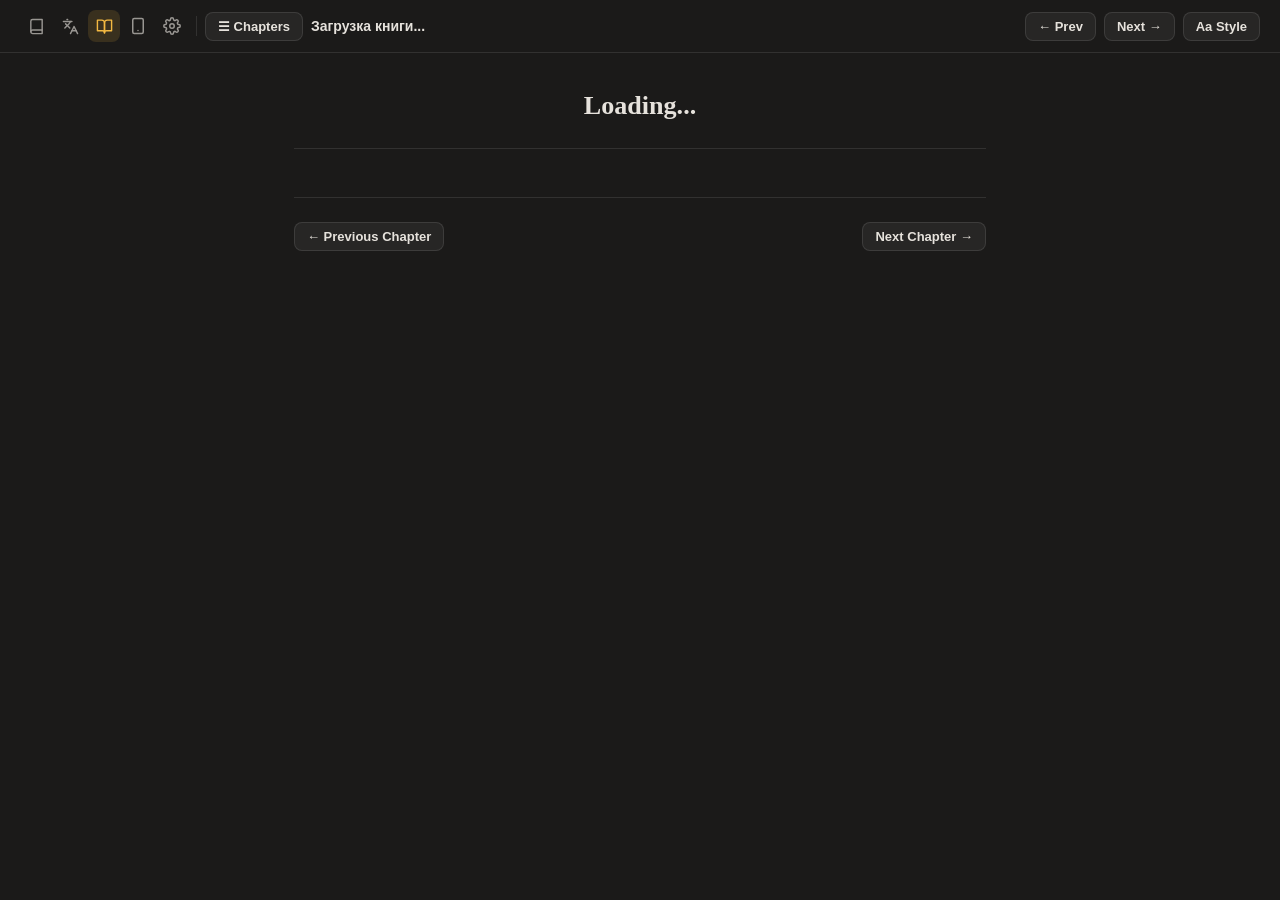
<file: extension/reader.html>
<!DOCTYPE html>
<html lang="ru">
<head>
  <meta charset="UTF-8">
  <meta name="viewport" content="width=device-width, initial-scale=1.0">
  <title>Чтение — LibraryAI</title>
  <link rel="stylesheet" href="reader.css">
</head>
<body>
  <div id="progressTrack" class="reading-progress-track hidden">
    <div id="progressFill" class="reading-progress-fill"></div>
  </div>
  <div id="timeLeftPill" class="time-left-pill hidden">~1 мин. осталось</div>

  <header id="readerHeader" class="reader-header">
    <div class="reader-header-left">
      <nav class="reader-mode-nav" aria-label="Навигация">
        <a href="library.html" class="mode-icon-link" title="Мои книги" aria-label="Мои книги"><svg width="17" height="17" viewBox="0 0 24 24" fill="none" stroke="currentColor" stroke-width="2" stroke-linecap="round" stroke-linejoin="round"><path d="M4 19.5A2.5 2.5 0 0 1 6.5 17H20"/><path d="M6.5 2H20v20H6.5A2.5 2.5 0 0 1 4 19.5v-15A2.5 2.5 0 0 1 6.5 2z"/></svg></a>
        <a id="navTranslateLink" href="app.html" class="mode-icon-link" title="Переводчик" aria-label="Переводчик"><svg width="17" height="17" viewBox="0 0 24 24" fill="none" stroke="currentColor" stroke-width="2" stroke-linecap="round" stroke-linejoin="round"><path d="m5 8 6 6"/><path d="m4 14 6-6 2-3"/><path d="M2 5h12"/><path d="M7 2h1"/><path d="m22 22-5-10-5 10"/><path d="M14 18h6"/></svg></a>
        <a href="reader.html" class="mode-icon-link active" title="Чтение" aria-label="Чтение"><svg width="17" height="17" viewBox="0 0 24 24" fill="none" stroke="currentColor" stroke-width="2" stroke-linecap="round" stroke-linejoin="round"><path d="M2 3h6a4 4 0 0 1 4 4v14a3 3 0 0 0-3-3H2z"/><path d="M22 3h-6a4 4 0 0 0-4 4v14a3 3 0 0 1 3-3h7z"/></svg></a>
        <a href="sync.html" class="mode-icon-link" title="Синхронизация с телефоном" aria-label="Синхронизация с телефоном"><svg width="18" height="18" viewBox="0 0 24 24" fill="none" stroke="currentColor" stroke-width="2" stroke-linecap="round" stroke-linejoin="round"><rect x="5" y="2" width="14" height="20" rx="2" ry="2"/><line x1="12" y1="18" x2="12.01" y2="18"/></svg></a>
        <a href="options.html" class="mode-icon-link" title="Настройки" aria-label="Настройки"><svg width="18" height="18" viewBox="0 0 24 24" fill="none" stroke="currentColor" stroke-width="2" stroke-linecap="round" stroke-linejoin="round"><circle cx="12" cy="12" r="3"/><path d="M19.4 15a1.65 1.65 0 0 0 .33 1.82l.06.06a2 2 0 1 1-2.83 2.83l-.06-.06a1.65 1.65 0 0 0-1.82-.33 1.65 1.65 0 0 0-1 1.51V21a2 2 0 1 1-4 0v-.09A1.65 1.65 0 0 0 9 19.4a1.65 1.65 0 0 0-1.82.33l-.06.06a2 2 0 1 1-2.83-2.83l.06-.06a1.65 1.65 0 0 0 .33-1.82 1.65 1.65 0 0 0-1.51-1H3a2 2 0 1 1 0-4h.09A1.65 1.65 0 0 0 4.6 9a1.65 1.65 0 0 0-.33-1.82l-.06-.06a2 2 0 1 1 2.83-2.83l.06.06a1.65 1.65 0 0 0 1.82.33H9a1.65 1.65 0 0 0 1-1.51V3a2 2 0 1 1 4 0v.09a1.65 1.65 0 0 0 1 1.51 1.65 1.65 0 0 0 1.82-.33l.06-.06a2 2 0 1 1 2.83 2.83l-.06.06a1.65 1.65 0 0 0-.33 1.82V9c.26.6.85 1 1.51 1H21a2 2 0 1 1 0 4h-.09a1.65 1.65 0 0 0-1.51 1z"/></svg></a>
      </nav>
      <span class="header-sep"></span>
      <button id="tocBtn" class="icon-btn" type="button">☰ Главы</button>
      <div id="bookHeading" class="book-heading">Загрузка книги...</div>
    </div>
    <div class="reader-header-right">
      <button id="prevTopBtn" class="icon-btn" type="button">← Пред.</button>
      <button id="nextTopBtn" class="icon-btn" type="button">След. →</button>
      <button id="settingsBtn" class="icon-btn" type="button">Aa Вид</button>
    </div>
  </header>

  <main id="readerMain" class="reader-main">
    <div class="chapter-header">
      <h1 id="chapterTitle">Загрузка...</h1>
      <div id="chapterSub" class="chapter-sub"></div>
      <div id="chapterActionsBar" class="chapter-actions-bar hidden">
        <button id="translateHereBtn" class="subtle-translate-btn" type="button">Перевести главу</button>
        <button id="stopTranslateHereBtn" class="subtle-translate-btn danger hidden" type="button">Остановить</button>
        <button id="toggleOrigBtn" class="subtle-translate-btn hidden" type="button">Показать оригинал</button>
      </div>
    </div>
    <article id="chapterContent" class="chapter-content"></article>

    <nav class="chapter-nav">
      <button id="prevBottomBtn" class="icon-btn" type="button">← Предыдущая глава</button>
      <button id="nextBottomBtn" class="icon-btn" type="button">Следующая глава →</button>
    </nav>
  </main>

  <div id="autoscrollBar" class="autoscroll-bar hidden">
    <button id="autoToggleBtn" type="button">▶ Автопрокрутка</button>
    <button id="autoSlowerBtn" type="button">−</button>
    <span id="autoSpeedLabel" style="font-size:12px;">1.0x</span>
    <button id="autoFasterBtn" type="button">+</button>
  </div>

  <div id="drawerBackdrop" class="drawer-backdrop hidden"></div>

  <aside id="tocDrawer" class="toc-drawer hidden">
    <div class="drawer-head">
      <span>Оглавление</span>
      <button id="closeTocBtn" class="settings-close" type="button">×</button>
    </div>
    <div id="tocList" class="toc-list"></div>
  </aside>

  <aside id="settingsDrawer" class="settings-drawer hidden">
    <div class="settings-tabs">
      <button class="settings-tab active" data-tab="colours" type="button">Цвета</button>
      <button class="settings-tab" data-tab="text" type="button">Текст</button>
      <button class="settings-tab" data-tab="reading" type="button">Чтение</button>
      <button id="closeSettingsBtn" class="settings-close" type="button">×</button>
    </div>

    <div class="settings-body">
      <div id="tab-colours" class="tab-pane">
        <div class="panel-card" style="margin-bottom:12px;">
          <div class="panel-label">Тема</div>
          <div class="theme-grid" id="themeGrid">
            <button type="button" class="theme-swatch" data-theme="paper">
              <div class="aa" style="background:#f9f8f4;color:#222;">Aa</div>
              <span>Бумага</span>
            </button>
            <button type="button" class="theme-swatch" data-theme="sepia">
              <div class="aa" style="background:#f3e8d2;color:#3d2f1e;">Aa</div>
              <span>Сепия</span>
            </button>
            <button type="button" class="theme-swatch" data-theme="sage">
              <div class="aa" style="background:#e9efe4;color:#243024;">Aa</div>
              <span>Шалфей</span>
            </button>
            <button type="button" class="theme-swatch" data-theme="night">
              <div class="aa" style="background:#161d2b;color:#dce3f0;">Aa</div>
              <span>Ночь</span>
            </button>
            <button type="button" class="theme-swatch" data-theme="graphite">
              <div class="aa" style="background:#1b1a19;color:#e6e2dc;">Aa</div>
              <span>Графит</span>
            </button>
            <button type="button" class="theme-swatch" data-theme="oled">
              <div class="aa" style="background:#000000;color:#d4d4d8;">Aa</div>
              <span>OLED</span>
            </button>
          </div>
        </div>

        <div class="panel-card">
          <div class="panel-label">Свои цвета</div>
          <div class="color-pickers">
            <label class="color-pill">
              <input id="customBg" type="color" value="#1b1a19">
              <span>Фон</span>
            </label>
            <label class="color-pill">
              <input id="customText" type="color" value="#e6e2dc">
              <span>Текст</span>
            </label>
          </div>
          <div id="contrastReadout" class="panel-label" style="margin:10px 0 0;">Контраст: —</div>
        </div>
      </div>

      <div id="tab-text" class="tab-pane hidden">
        <div class="panel-card" style="margin-bottom:12px;">
          <div class="stepper-row">
            <span>Шрифт</span>
            <select id="fontFamily" class="select-dark"></select>
          </div>

          <div class="custom-font-row">
            <div class="font-actions">
              <button id="uploadFontBtn" class="mini-btn" type="button">+ Загрузить шрифт (.ttf/.woff2)</button>
              <button id="deleteCustomFontBtn" class="mini-btn hidden" type="button">Удалить</button>
              <input id="fontFileInput" type="file" accept=".ttf,.otf,.woff,.woff2" class="hidden">
            </div>
            <div class="font-actions">
              <input id="systemFontInput" class="font-input" type="text" placeholder="Или системный: Literata, Bookerly...">
              <button id="applySystemFontBtn" class="mini-btn" type="button">OK</button>
            </div>
            <div id="fontStatusHint" class="panel-label" style="margin:0;"></div>
          </div>

          <div class="stepper-row">
            <span>Размер</span>
            <div class="stepper-ctrl">
              <button type="button" data-step="fontSize" data-delta="-1">−</button>
              <span id="fontSizeVal">18 px</span>
              <button type="button" data-step="fontSize" data-delta="1">+</button>
            </div>
          </div>
          <div class="stepper-row">
            <span>Межстрочный</span>
            <div class="stepper-ctrl">
              <button type="button" data-step="lineHeight" data-delta="-0.1">−</button>
              <span id="lineHeightVal">1.7</span>
              <button type="button" data-step="lineHeight" data-delta="0.1">+</button>
            </div>
          </div>
          <div class="stepper-row">
            <span>Абзацы</span>
            <div class="stepper-ctrl">
              <button type="button" data-step="paraGap" data-delta="-2">−</button>
              <span id="paraGapVal">16 px</span>
              <button type="button" data-step="paraGap" data-delta="2">+</button>
            </div>
          </div>
          <div class="stepper-row">
            <span>Жирность</span>
            <div class="stepper-ctrl">
              <button type="button" data-step="fontWeight" data-delta="-100">−</button>
              <span id="fontWeightVal">400</span>
              <button type="button" data-step="fontWeight" data-delta="100">+</button>
            </div>
          </div>
        </div>

        <div class="panel-card">
          <div class="panel-label">На странице</div>
          <div class="setting-toggle">
            <div>
              <span>Красная строка</span>
              <span class="sub">Отступ первой строки абзаца</span>
            </div>
            <label class="switch">
              <input id="firstLineIndent" type="checkbox">
              <span class="slider"></span>
            </label>
          </div>

          <div style="padding:10px 0;border-bottom:1px solid rgba(255,255,255,0.06);">
            <div class="panel-label">Выравнивание</div>
            <div class="align-grid">
              <button type="button" class="align-btn" data-align="left">По левому</button>
              <button type="button" class="align-btn" data-align="center">По центру</button>
              <button type="button" class="align-btn" data-align="justify">По ширине</button>
            </div>
          </div>

          <div class="setting-toggle">
            <div>
              <span>На всю ширину</span>
              <span class="sub">Растянуть текст на весь экран</span>
            </div>
            <label class="switch">
              <input id="fullWidth" type="checkbox">
              <span class="slider"></span>
            </label>
          </div>

          <div class="stepper-row">
            <span>Ширина колонки</span>
            <div class="stepper-ctrl">
              <button type="button" data-step="contentWidth" data-delta="-60">−</button>
              <span id="contentWidthVal">740 px</span>
              <button type="button" data-step="contentWidth" data-delta="60">+</button>
            </div>
          </div>
        </div>
      </div>

      <div id="tab-reading" class="tab-pane hidden">
        <div class="panel-card">
          <div class="panel-label">Во время чтения</div>

          <div class="setting-toggle">
            <div>
              <span>Не гасить экран</span>
              <span class="sub">Экран не блокируется во время чтения</span>
            </div>
            <label class="switch">
              <input id="keepScreenOn" type="checkbox">
              <span class="slider"></span>
            </label>
          </div>

          <div class="setting-toggle">
            <div>
              <span>Прогресс и время</span>
              <span class="sub">Полоса прогресса сверху и оставшиеся минуты</span>
            </div>
            <label class="switch">
              <input id="showTimeLeft" type="checkbox">
              <span class="slider"></span>
            </label>
          </div>

          <div class="setting-toggle">
            <div>
              <span>Автопрокрутка</span>
              <span class="sub">Плавающая кнопка плавной прокрутки</span>
            </div>
            <label class="switch">
              <input id="showAutoscroll" type="checkbox">
              <span class="slider"></span>
            </label>
          </div>

          <div class="setting-toggle">
            <div>
              <span>Скрывать верхнюю панель</span>
              <span class="sub">Панель прячется при прокрутке вниз</span>
            </div>
            <label class="switch">
              <input id="hidePanels" type="checkbox">
              <span class="slider"></span>
            </label>
          </div>
        </div>
      </div>

      <button id="resetReaderBtn" class="reset-btn" type="button">Сбросить настройки читалки</button>
    </div>
  </aside>

  <script type="module" src="reader.js"></script>
</body>
</html>
</file>
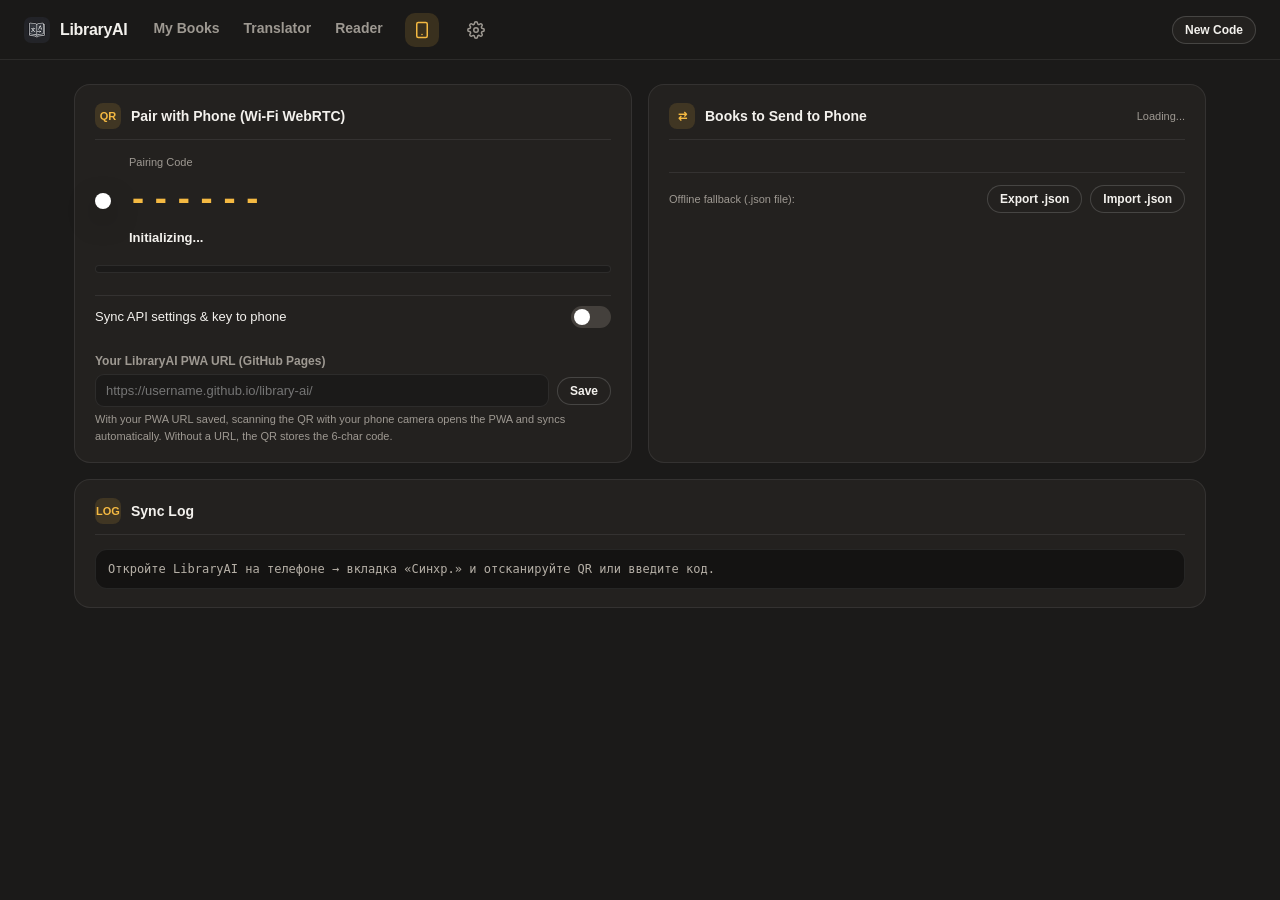
<file: extension/sync.html>
<!DOCTYPE html>
<html lang="ru">
<head>
  <meta charset="UTF-8">
  <title>Синхронизация — LibraryAI</title>
  <link rel="stylesheet" href="styles.css">
</head>
<body>
  <header class="topbar">
    <div class="brand-nav">
      <a href="library.html" class="brand">
        <img src="icons/icon48.png" alt="">
        <span>LibraryAI</span>
      </a>
      <nav class="nav-links">
        <a href="library.html">Мои книги</a>
        <a href="app.html">Переводчик</a>
        <a href="reader.html">Чтение</a>
        <a href="sync.html" class="nav-gear active" title="Синхронизация с телефоном" aria-label="Синхронизация с телефоном">
          <svg width="18" height="18" viewBox="0 0 24 24" fill="none" stroke="currentColor" stroke-width="2" stroke-linecap="round" stroke-linejoin="round"><rect x="5" y="2" width="14" height="20" rx="2" ry="2"/><line x1="12" y1="18" x2="12.01" y2="18"/></svg>
        </a>
        <a href="options.html" class="nav-gear" title="Настройки" aria-label="Настройки">
          <svg width="18" height="18" viewBox="0 0 24 24" fill="none" stroke="currentColor" stroke-width="2" stroke-linecap="round" stroke-linejoin="round"><circle cx="12" cy="12" r="3"/><path d="M19.4 15a1.65 1.65 0 0 0 .33 1.82l.06.06a2 2 0 1 1-2.83 2.83l-.06-.06a1.65 1.65 0 0 0-1.82-.33 1.65 1.65 0 0 0-1 1.51V21a2 2 0 1 1-4 0v-.09A1.65 1.65 0 0 0 9 19.4a1.65 1.65 0 0 0-1.82.33l-.06.06a2 2 0 1 1-2.83-2.83l.06-.06a1.65 1.65 0 0 0 .33-1.82 1.65 1.65 0 0 0-1.51-1H3a2 2 0 1 1 0-4h.09A1.65 1.65 0 0 0 4.6 9a1.65 1.65 0 0 0-.33-1.82l-.06-.06a2 2 0 1 1 2.83-2.83l.06.06a1.65 1.65 0 0 0 1.82.33H9a1.65 1.65 0 0 0 1-1.51V3a2 2 0 1 1 4 0v.09a1.65 1.65 0 0 0 1 1.51 1.65 1.65 0 0 0 1.82-.33l.06-.06a2 2 0 1 1 2.83 2.83l-.06.06a1.65 1.65 0 0 0-.33 1.82V9c.26.6.85 1 1.51 1H21a2 2 0 1 1 0 4h-.09a1.65 1.65 0 0 0-1.51 1z"/></svg>
        </a>
      </nav>
    </div>
    <div class="topbar-actions">
      <button id="refreshCodeBtn" class="btn btn-sm" type="button">Новый код</button>
    </div>
  </header>

  <main class="options-page">
    <div class="options-grid">
      <!-- Плитка 1: QR и код сопряжения -->
      <section class="tile-card">
        <div class="tile-head">
          <span class="tile-num">QR</span>
          <h3 class="tile-title">Сопряжение с телефоном (Wi-Fi WebRTC)</h3>
        </div>

        <div class="sync-qr-wrap">
          <div id="qrBox" class="sync-qr-box"></div>
          <div class="sync-code-meta">
            <div class="hint" style="margin:0;">Код сопряжения</div>
            <div id="pairCodeDisplay" class="sync-code-big">------</div>
            <div id="syncStatus" class="sync-status">Инициализация...</div>
          </div>
        </div>

        <div class="progress-wrap" style="margin-top:12px;">
          <div id="syncProgressBar" class="progress-bar"></div>
        </div>

        <div class="toggle-row" style="margin-top:10px;padding-top:10px;border-top:1px solid var(--border);">
          <span>Передать настройки API и ключ на телефон</span>
          <label class="switch">
            <input id="syncApiSettingsToggle" type="checkbox">
            <span class="slider"></span>
          </label>
        </div>

        <div class="field" style="margin-top:12px;">
          <label for="pwaUrlInput">Ссылка на ваш LibraryAI PWA (GitHub Pages)</label>
          <div class="row">
            <input id="pwaUrlInput" type="text" placeholder="https://username.github.io/library-ai/">
            <button id="savePwaUrlBtn" class="btn btn-sm" type="button" style="flex:0 0 auto;">Сохранить</button>
          </div>
          <div class="hint">Если указать ссылку, скан обычной камерой телефона сразу откроет PWA и запустит синхронизацию. Без ссылки в QR хранится сам 6-значный код.</div>
        </div>
      </section>

      <!-- Плитка 2: Книги для синхронизации + ручной бэкап -->
      <section class="tile-card">
        <div class="tile-head" style="justify-content:space-between;">
          <div style="display:flex;align-items:center;gap:10px;">
            <span class="tile-num">⇄</span>
            <h3 class="tile-title">Книги для отправки на телефон</h3>
          </div>
          <span id="syncBooksSummary" class="hint" style="margin:0;">Загрузка...</span>
        </div>

        <div id="syncBookList" class="sync-book-list"></div>

        <div style="border-top:1px solid var(--border);margin-top:12px;padding-top:12px;display:flex;flex-wrap:wrap;gap:8px;align-items:center;justify-content:space-between;">
          <span class="hint" style="margin:0;">Запасной способ без сети (файл .json):</span>
          <div class="controls-group">
            <button id="exportBackupBtn" class="btn btn-sm" type="button">Экспорт .json</button>
            <button id="importBackupBtn" class="btn btn-sm" type="button">Импорт .json</button>
            <input id="importBackupInput" type="file" accept=".json" class="hidden">
          </div>
        </div>
      </section>

      <!-- Плитка 3: Лог синхронизации -->
      <section class="tile-card tile-wide">
        <div class="tile-head">
          <span class="tile-num">LOG</span>
          <h3 class="tile-title">Журнал синхронизации</h3>
        </div>
        <div id="syncLog" class="log-box" style="max-height:180px;">
          <div class="log-line">Откройте LibraryAI на телефоне → вкладка «Синхр.» и отсканируйте QR или введите код.</div>
        </div>
      </section>
    </div>
  </main>

  <script type="module" src="sync.js"></script>
</body>
</html>
</file>
<file: app.css>
/* app.css — Мобильный дизайн LibraryAI PWA в стиле Яндекс Книг */

:root {
  --bg: #1b1a19;
  --surface: #242220;
  --surface-2: #2e2b28;
  --border: rgba(255, 255, 255, 0.09);
  --text: #f3f1ed;
  --muted: #9c968e;
  --accent: #f4b942;
  --danger: #f27474;
  --green: #6fcf97;

  --r-bg: #1b1a19;
  --r-text: #e6e2dc;
  --r-font: Georgia, "Times New Roman", serif;
  --r-size: 18px;
  --r-line: 1.7;
}

* {
  box-sizing: border-box;
  -webkit-tap-highlight-color: transparent;
  scrollbar-width: thin;
  scrollbar-color: rgba(255, 255, 255, 0.16) transparent;
}
::-webkit-scrollbar { width: 6px; height: 6px; }
::-webkit-scrollbar-track { background: transparent; }
::-webkit-scrollbar-thumb { background: rgba(255, 255, 255, 0.16); border-radius: 999px; }

html, body {
  margin: 0;
  padding: 0;
  background: var(--bg);
  color: var(--text);
  font-family: -apple-system, BlinkMacSystemFont, "Segoe UI", Roboto, Inter, sans-serif;
  font-size: 14px;
  min-height: 100dvh;
  overscroll-behavior-y: none;
}

.hidden { display: none !important; }

.app-shell {
  max-width: 520px;
  margin: 0 auto;
  min-height: 100dvh;
  padding-bottom: calc(134px + env(safe-area-inset-bottom));
}

.tab-view { display: none; animation: fadeUp 0.2s ease; }
.tab-view.active { display: block; }
@keyframes fadeUp {
  from { opacity: 0; transform: translateY(6px); }
  to { opacity: 1; transform: translateY(0); }
}

/* Шапка */
.mob-top {
  padding: calc(14px + env(safe-area-inset-top)) 16px 10px;
  position: sticky;
  top: 0;
  z-index: 20;
  background: rgba(27, 26, 25, 0.92);
  backdrop-filter: blur(12px);
}

.mob-brand-row {
  display: flex;
  align-items: center;
  justify-content: space-between;
  margin-bottom: 12px;
}

.mob-title {
  margin: 0;
  font-size: 24px;
  font-weight: 800;
  letter-spacing: -0.02em;
}

.pill-btn-sm {
  border: 1px solid var(--border);
  background: var(--surface-2);
  color: var(--text);
  border-radius: 999px;
  padding: 6px 13px;
  font-size: 12px;
  font-weight: 700;
  cursor: pointer;
}

.filter-pills {
  display: flex;
  gap: 8px;
  overflow-x: auto;
  padding-bottom: 4px;
  scrollbar-width: none;
}
.filter-pills::-webkit-scrollbar { display: none; }

.f-pill {
  flex-shrink: 0;
  border: 1px solid var(--border);
  background: transparent;
  color: var(--muted);
  border-radius: 12px;
  padding: 8px 14px;
  font-size: 13px;
  font-weight: 600;
  cursor: pointer;
  transition: background 0.15s, color 0.15s, border-color 0.15s;
}
.f-pill.active {
  background: var(--surface-2);
  border-color: rgba(255, 255, 255, 0.22);
  color: var(--text);
}

/* Герой-карусель обложек с фоновым свечением (как в Яндекс Книгах) */
.hero-carousel-wrap {
  position: relative;
  padding: 14px 0 20px;
  overflow: hidden;
}

.hero-ambient {
  position: absolute;
  inset: 0;
  background: radial-gradient(circle at 50% 38%, rgba(120, 165, 210, 0.28), transparent 68%);
  pointer-events: none;
  transition: background 0.35s ease;
}

.hero-carousel {
  position: relative;
  display: flex;
  gap: 16px;
  overflow-x: auto;
  scroll-snap-type: x mandatory;
  padding: 8px calc(50% - 88px);
  scrollbar-width: none;
}
.hero-carousel::-webkit-scrollbar { display: none; }

.hero-slide {
  flex: 0 0 176px;
  scroll-snap-align: center;
  transition: transform 0.25s ease, opacity 0.25s ease;
  opacity: 0.55;
  transform: scale(0.9);
  cursor: pointer;
}
.hero-slide.active {
  opacity: 1;
  transform: scale(1);
}

.cover-card {
  position: relative;
  width: 100%;
  aspect-ratio: 2 / 3;
  border-radius: 12px;
  overflow: hidden;
  background: var(--surface-2);
  box-shadow: 0 12px 28px rgba(0, 0, 0, 0.45);
}
.cover-card img {
  width: 100%;
  height: 100%;
  object-fit: cover;
  display: block;
}

.typo-cover {
  width: 100%;
  height: 100%;
  padding: 14px 12px;
  display: flex;
  flex-direction: column;
  justify-content: space-between;
  color: #191817;
}
.typo-author { font-size: 10px; font-weight: 700; opacity: 0.65; }
.typo-title {
  font-size: 15px;
  font-weight: 800;
  line-height: 1.2;
  display: -webkit-box;
  -webkit-line-clamp: 5;
  -webkit-box-orient: vertical;
  overflow: hidden;
}
.typo-ext { font-size: 9px; font-weight: 800; opacity: 0.5; letter-spacing: 0.08em; }

.cover-pct {
  position: absolute;
  top: 7px;
  right: 7px;
  background: rgba(20, 19, 18, 0.8);
  color: #fff;
  font-size: 10px;
  font-weight: 700;
  padding: 2px 7px;
  border-radius: 999px;
}
.cover-pct.done { background: rgba(111, 207, 151, 0.9); color: #111; }

.hero-info {
  position: relative;
  text-align: center;
  padding: 14px 20px 0;
}
.hero-book-title {
  font-size: 17px;
  font-weight: 800;
  line-height: 1.3;
  margin-bottom: 4px;
}
.hero-book-sub {
  font-size: 13px;
  color: var(--muted);
  margin-bottom: 14px;
}
.hero-cta-row {
  display: flex;
  justify-content: center;
}

.white-pill-btn {
  border: none;
  background: #f5f3ef;
  color: #181716;
  border-radius: 999px;
  padding: 11px 24px;
  font-size: 14px;
  font-weight: 700;
  cursor: pointer;
}
.white-pill-btn.sm { padding: 9px 16px; font-size: 13px; }
.white-pill-btn.full { width: 100%; }

/* Полка книг */
.shelf-section { padding: 4px 16px 16px; }
.shelf-head {
  display: flex;
  align-items: baseline;
  justify-content: space-between;
  margin-bottom: 12px;
}
.shelf-title { margin: 0; font-size: 19px; font-weight: 800; }
.shelf-count { font-size: 13px; color: var(--muted); font-weight: 600; }

.book-grid {
  display: grid;
  grid-template-columns: repeat(3, minmax(0, 1fr));
  gap: 14px 11px;
}
.grid-book { cursor: pointer; }
.grid-book-title {
  font-size: 12px;
  font-weight: 700;
  margin-top: 6px;
  display: -webkit-box;
  -webkit-line-clamp: 2;
  -webkit-box-orient: vertical;
  overflow: hidden;
  line-height: 1.25;
}
.grid-book-sub {
  font-size: 11px;
  color: var(--muted);
  margin-top: 2px;
}

/* Липкая плашка «Продолжить чтение» */
.mini-player {
  position: fixed;
  left: 50%;
  transform: translateX(-50%);
  bottom: calc(62px + env(safe-area-inset-bottom));
  width: min(504px, calc(100% - 16px));
  background: rgba(36, 34, 32, 0.96);
  backdrop-filter: blur(14px);
  border: 1px solid var(--border);
  border-radius: 16px;
  padding: 8px 10px;
  display: flex;
  align-items: center;
  gap: 10px;
  z-index: 35;
  box-shadow: 0 10px 28px rgba(0, 0, 0, 0.5);
}
.mini-cover {
  width: 36px;
  height: 50px;
  border-radius: 6px;
  overflow: hidden;
  flex-shrink: 0;
  background: var(--surface-2);
}
.mini-cover img { width: 100%; height: 100%; object-fit: cover; display: block; }
.mini-meta { min-width: 0; flex: 1; }
.mini-title {
  font-size: 13px;
  font-weight: 700;
  overflow: hidden;
  text-overflow: ellipsis;
  white-space: nowrap;
}
.mini-sub {
  font-size: 11px;
  color: var(--muted);
  overflow: hidden;
  text-overflow: ellipsis;
  white-space: nowrap;
}
.mini-read-btn {
  border: none;
  background: var(--surface-2);
  color: var(--text);
  border-radius: 999px;
  padding: 8px 16px;
  font-size: 13px;
  font-weight: 700;
  cursor: pointer;
  flex-shrink: 0;
}

/* Нижняя навигация */
.bottom-nav {
  position: fixed;
  left: 50%;
  transform: translateX(-50%);
  bottom: 0;
  width: min(520px, 100%);
  background: rgba(24, 23, 22, 0.96);
  backdrop-filter: blur(14px);
  border-top: 1px solid var(--border);
  display: grid;
  grid-template-columns: repeat(4, 1fr);
  padding: 6px 4px calc(8px + env(safe-area-inset-bottom));
  z-index: 40;
}
.bnav-btn {
  border: none;
  background: transparent;
  color: var(--muted);
  display: flex;
  flex-direction: column;
  align-items: center;
  gap: 3px;
  font-size: 10px;
  font-weight: 600;
  padding: 4px 0;
  cursor: pointer;
}
.bnav-btn.active { color: var(--accent); }

/* Вкладки Синхр / Поиск / Настройки */
.pane-body {
  padding: 8px 16px 24px;
  display: flex;
  flex-direction: column;
  gap: 14px;
}
.mob-card {
  background: var(--surface);
  border: 1px solid var(--border);
  border-radius: 16px;
  padding: 16px;
}
.mob-card-head {
  display: flex;
  align-items: center;
  justify-content: space-between;
  margin-bottom: 4px;
}
.mob-card-title { font-size: 15px; font-weight: 800; margin-bottom: 6px; }
.mob-hint { font-size: 12px; color: var(--muted); margin: 0 0 12px; line-height: 1.45; }
.mob-badge {
  font-size: 12px;
  font-weight: 700;
  color: var(--accent);
  background: rgba(244, 185, 66, 0.14);
  padding: 3px 10px;
  border-radius: 999px;
}

.pair-input-row { display: flex; gap: 8px; }
.pair-input-row input, .mob-field input, .mob-field select, .mob-search-box input {
  width: 100%;
  background: var(--bg);
  color: var(--text);
  border: 1px solid var(--border);
  border-radius: 12px;
  padding: 10px 12px;
  font-size: 14px;
  font-family: inherit;
}
.pair-input-row input {
  font-family: ui-monospace, monospace;
  font-weight: 700;
  letter-spacing: 0.12em;
  text-transform: uppercase;
}

.ghost-btn {
  border: 1px solid var(--border);
  background: var(--surface-2);
  color: var(--text);
  border-radius: 12px;
  padding: 10px 14px;
  font-size: 13px;
  font-weight: 700;
  cursor: pointer;
}
.ghost-btn.full { width: 100%; }
.ghost-btn.sm { padding: 7px 12px; font-size: 12px; }

.danger-btn {
  border: 1px solid rgba(242, 116, 116, 0.45);
  background: rgba(242, 116, 116, 0.16);
  color: var(--danger);
  border-radius: 12px;
  padding: 10px 12px;
  font-size: 13px;
  font-weight: 700;
  cursor: pointer;
  flex: 1;
}
.danger-btn:disabled { opacity: 0.4; }
.danger-btn.outline { background: transparent; }

.btn-pair { display: flex; gap: 8px; }
.btn-pair > * { flex: 1; }

.qr-camera-wrap {
  margin-top: 10px;
  display: flex;
  flex-direction: column;
  align-items: center;
  gap: 8px;
}
.qr-camera-wrap video {
  width: 100%;
  max-height: 240px;
  border-radius: 12px;
  background: #000;
  object-fit: cover;
}

.sync-progress-track {
  height: 6px;
  border-radius: 999px;
  background: var(--bg);
  overflow: hidden;
  margin: 12px 0 6px;
}
.sync-progress-fill {
  height: 100%;
  width: 0%;
  background: linear-gradient(90deg, #ff7a00, #f4b942);
  transition: width 0.2s;
}
.mob-sync-status { font-size: 12px; color: var(--muted); }

/* Менеджер памяти */
.storage-books-list {
  display: flex;
  flex-direction: column;
  gap: 8px;
  max-height: 260px;
  overflow-y: auto;
}
.storage-book-row {
  display: flex;
  align-items: center;
  gap: 10px;
  background: var(--bg);
  border: 1px solid var(--border);
  border-radius: 11px;
  padding: 9px 11px;
}
.storage-book-row input[type="checkbox"] {
  accent-color: var(--accent);
  width: 16px;
  height: 16px;
  flex-shrink: 0;
}
.storage-book-meta { min-width: 0; flex: 1; }
.storage-book-title {
  font-size: 13px;
  font-weight: 700;
  overflow: hidden;
  text-overflow: ellipsis;
  white-space: nowrap;
}
.storage-book-sub { font-size: 11px; color: var(--muted); }

.mob-field { margin-bottom: 10px; }
.mob-field label { display: block; font-size: 12px; color: var(--muted); margin-bottom: 4px; font-weight: 600; }
.mob-toggle-row {
  display: flex;
  align-items: center;
  justify-content: space-between;
  gap: 14px;
  padding: 6px 0;
}
.mob-toggle-row > div {
  min-width: 0;
  flex: 1;
}

.switch { position: relative; display: inline-block; width: 44px; min-width: 44px; height: 24px; flex-shrink: 0; }
.switch input { opacity: 0; width: 0; height: 0; }
.slider { position: absolute; inset: 0; background: #44403c; border-radius: 999px; transition: 0.2s; cursor: pointer; }
.slider::before {
  content: ""; position: absolute; width: 18px; height: 18px; left: 3px; bottom: 3px;
  background: #fff; border-radius: 50%; transition: 0.2s;
}
.switch input:checked + .slider { background: var(--accent); }
.switch input:checked + .slider::before { transform: translateX(20px); }

/* ПОЛНОЭКРАННАЯ ЧИТАЛКА */
.reader-overlay {
  position: fixed;
  inset: 0;
  z-index: 80;
  background: var(--r-bg);
  color: var(--r-text);
  display: flex;
  flex-direction: column;
}
.r-header {
  display: flex;
  align-items: center;
  justify-content: space-between;
  gap: 8px;
  padding: calc(10px + env(safe-area-inset-top)) 12px 10px;
  border-bottom: 1px solid rgba(128, 128, 128, 0.16);
  background: var(--r-bg);
  transition: transform 0.2s ease, opacity 0.2s ease;
}
.r-header.chrome-hidden { transform: translateY(-100%); opacity: 0; pointer-events: none; position: absolute; left: 0; right: 0; }

.r-book-title {
  flex: 1;
  min-width: 0;
  font-size: 14px;
  font-weight: 700;
  overflow: hidden;
  text-overflow: ellipsis;
  white-space: nowrap;
}
.r-head-actions { display: flex; gap: 6px; }
.r-icon-btn {
  border: 1px solid rgba(128, 128, 128, 0.22);
  background: rgba(128, 128, 128, 0.12);
  color: inherit;
  border-radius: 10px;
  padding: 6px 11px;
  font-size: 14px;
  font-weight: 700;
  cursor: pointer;
}

.r-scroll-area {
  flex: 1;
  overflow-y: auto;
  padding: 20px 18px calc(40px + env(safe-area-inset-bottom));
  max-width: 720px;
  width: 100%;
  margin: 0 auto;
}
.r-chapter-head { text-align: center; margin-bottom: 24px; }
.r-chapter-head h2 { margin: 0 0 6px; font-size: 22px; font-family: var(--r-font); }
.r-chapter-sub { font-size: 12px; opacity: 0.6; }
.r-chapter-actions { display: flex; justify-content: center; gap: 8px; margin-top: 12px; flex-wrap: wrap; }
.r-subtle-btn {
  border: 1px solid rgba(128, 128, 128, 0.28);
  background: rgba(128, 128, 128, 0.12);
  color: inherit;
  border-radius: 999px;
  padding: 6px 14px;
  font-size: 12px;
  font-weight: 600;
  cursor: pointer;
}
.r-subtle-btn.danger { border-color: rgba(242, 116, 116, 0.5); color: var(--danger); }

.r-content {
  font-family: var(--r-font);
  font-size: var(--r-size);
  line-height: var(--r-line);
}
.r-content p {
  margin: 0 0 14px;
  text-indent: 1.3em;
}
.r-illustration {
  margin: 18px auto 22px;
  text-align: center;
}
.r-illustration img {
  max-width: 100%;
  max-height: 70vh;
  border-radius: 10px;
  box-shadow: 0 8px 24px rgba(0, 0, 0, 0.35);
}

.r-bottom-nav {
  display: flex;
  justify-content: space-between;
  gap: 10px;
  margin-top: 32px;
  padding-top: 18px;
  border-top: 1px solid rgba(128, 128, 128, 0.18);
}
.r-nav-btn {
  flex: 1;
  border: 1px solid rgba(128, 128, 128, 0.25);
  background: rgba(128, 128, 128, 0.12);
  color: inherit;
  border-radius: 12px;
  padding: 12px;
  font-size: 13px;
  font-weight: 700;
  cursor: pointer;
}
.r-nav-btn:disabled { opacity: 0.35; }

/* Шторки читалки (bottom sheet) */
.r-sheet-backdrop {
  position: fixed;
  inset: 0;
  background: rgba(0, 0, 0, 0.55);
  z-index: 90;
}
.r-sheet {
  position: fixed;
  left: 50%;
  transform: translateX(-50%);
  bottom: 0;
  width: min(520px, 100%);
  max-height: 72dvh;
  background: #23211f;
  color: #f3f1ed;
  border-top-left-radius: 20px;
  border-top-right-radius: 20px;
  border-top: 1px solid var(--border);
  z-index: 95;
  display: flex;
  flex-direction: column;
  padding-bottom: env(safe-area-inset-bottom);
}
.r-sheet-head {
  padding: 14px 16px;
  border-bottom: 1px solid var(--border);
  display: flex;
  align-items: center;
  justify-content: space-between;
}
.r-sheet-body {
  padding: 14px 16px 20px;
  overflow-y: auto;
  display: flex;
  flex-direction: column;
  gap: 14px;
}
.r-toc-list {
  overflow-y: auto;
  padding: 6px 12px 18px;
}
.r-toc-item {
  padding: 11px 10px;
  border-bottom: 1px solid var(--border);
  display: flex;
  justify-content: space-between;
  gap: 10px;
  font-size: 13px;
  cursor: pointer;
}
.r-toc-item.active { color: var(--accent); font-weight: 700; }
.r-toc-item.untranslated { opacity: 0.65; }

.r-theme-row { display: flex; gap: 8px; overflow-x: auto; }
.r-theme-chip {
  flex: 1;
  min-width: 66px;
  padding: 10px 6px;
  border-radius: 10px;
  border: 2px solid transparent;
  font-size: 12px;
  font-weight: 700;
  cursor: pointer;
}
.r-theme-chip.active { border-color: var(--accent); }

.r-ctrl-row {
  display: flex;
  align-items: center;
  justify-content: space-between;
  gap: 10px;
  font-size: 13px;
}
.r-stepper { display: flex; align-items: center; gap: 10px; }
.r-stepper button {
  width: 32px;
  height: 32px;
  border-radius: 8px;
  border: 1px solid var(--border);
  background: var(--surface-2);
  color: var(--text);
  font-size: 16px;
  font-weight: 700;
  cursor: pointer;
}

.toast {
  position: fixed;
  left: 50%;
  transform: translateX(-50%);
  bottom: calc(80px + env(safe-area-inset-bottom));
  background: #2f2c29;
  color: #fff;
  border: 1px solid rgba(255, 255, 255, 0.14);
  padding: 10px 16px;
  border-radius: 999px;
  font-size: 13px;
  font-weight: 600;
  z-index: 120;
  box-shadow: 0 8px 24px rgba(0, 0, 0, 0.5);
  max-width: 90vw;
  text-align: center;
}
</file>
<file: extension/styles.css>
@view-transition {
  navigation: auto;
}
::view-transition-old(root) {
  animation: vtFadeOut 0.16s ease both;
}
::view-transition-new(root) {
  animation: vtFadeIn 0.22s cubic-bezier(0.22, 1, 0.36, 1) both;
}
@keyframes vtFadeOut {
  from { opacity: 1; }
  to { opacity: 0; }
}
@keyframes vtFadeIn {
  from { opacity: 0; transform: translateY(4px); }
  to { opacity: 1; transform: translateY(0); }
}
@keyframes pageEnter {
  from { opacity: 0; transform: translateY(6px); }
  to { opacity: 1; transform: translateY(0); }
}

/* styles.css — Единый тёплый дизайн Яндекс Книг для режима перевода и настроек */

:root {
  --bg: #1b1a19;
  --surface: #23211f;
  --surface-2: #2a2826;
  --border: rgba(255, 255, 255, 0.08);
  --border-strong: rgba(255, 255, 255, 0.16);
  --text: #f3f1ed;
  --muted: #9e9992;
  --accent: #f3f1ed;
  --accent-text: #191817;
  --accent-warm: #f4b942;
  --success: #6fcf97;
  --warn: #f4b942;
  --danger: #f27474;
  --radius: 12px;
}

* { box-sizing: border-box; }

body {
  margin: 0;
  font-family: -apple-system, BlinkMacSystemFont, "Segoe UI", Roboto, Inter, sans-serif;
  background: var(--bg);
  color: var(--text);
  font-size: 14px;
  line-height: 1.5;
}

.topbar {
  display: flex;
  align-items: center;
  justify-content: space-between;
  padding: 0 24px;
  height: 60px;
  background: rgba(27, 26, 25, 0.94);
  backdrop-filter: blur(12px);
  border-bottom: 1px solid var(--border);
  position: sticky;
  top: 0;
  z-index: 20;
  gap: 16px;
}

.brand-nav {
  display: flex;
  align-items: center;
  gap: 24px;
}

.brand {
  display: flex;
  align-items: center;
  gap: 10px;
  font-weight: 800;
  font-size: 16px;
  text-decoration: none;
  color: var(--text);
  letter-spacing: -0.02em;
}

.brand img {
  width: 26px;
  height: 26px;
  border-radius: 7px;
}

.nav-links {
  display: flex;
  align-items: center;
  gap: 20px;
}

.nav-links a {
  color: var(--muted);
  text-decoration: none;
  font-weight: 600;
  font-size: 14px;
  padding: 19px 2px;
  border-bottom: 2px solid transparent;
  transition: color 0.15s, border-color 0.15s;
}

.nav-links a:hover { color: var(--text); }
.nav-links a.active {
  color: var(--text);
  border-bottom-color: var(--text);
}

.topbar-actions {
  display: flex;
  align-items: center;
  gap: 8px;
}

.pill {
  font-size: 12px;
  padding: 4px 11px;
  border-radius: 999px;
  background: var(--surface);
  border: 1px solid var(--border);
  color: var(--muted);
}

.pill.ok { border-color: rgba(111, 207, 151, 0.45); color: var(--success); }
.pill.warn { border-color: rgba(244, 185, 66, 0.45); color: var(--warn); }

.layout {
  display: grid;
  grid-template-columns: 356px 1fr;
  min-height: calc(100vh - 60px);
}

.sidebar {
  background: var(--surface);
  border-right: 1px solid var(--border);
  padding: 18px 16px;
  display: flex;
  flex-direction: column;
  gap: 14px;
  overflow-y: auto;
  max-height: calc(100vh - 60px);
}

.main {
  padding: 20px 24px;
  display: flex;
  flex-direction: column;
  gap: 16px;
  overflow-y: auto;
  max-height: calc(100vh - 60px);
}

.card {
  background: var(--surface-2);
  border: 1px solid var(--border);
  border-radius: var(--radius);
  padding: 14px 16px;
}

.card-title {
  margin: 0 0 10px;
  font-size: 11px;
  font-weight: 700;
  text-transform: uppercase;
  letter-spacing: 0.06em;
  color: var(--muted);
}

.dropzone {
  border: 1.5px dashed var(--border-strong);
  border-radius: var(--radius);
  padding: 18px 14px;
  text-align: center;
  cursor: pointer;
  transition: border-color 0.2s, background 0.2s;
  background: rgba(255, 255, 255, 0.02);
}

.dropzone:hover, .dropzone.dragover {
  border-color: var(--accent-warm);
  background: rgba(244, 185, 66, 0.06);
}

.dropzone strong { display: block; margin-bottom: 3px; font-size: 13px; }
.dropzone span { font-size: 12px; color: var(--muted); }

.segmented {
  display: grid;
  grid-template-columns: 1fr 1fr;
  background: var(--bg);
  border: 1px solid var(--border);
  border-radius: 999px;
  padding: 3px;
  gap: 3px;
  margin-bottom: 12px;
}

.segmented button {
  border: none;
  background: transparent;
  color: var(--muted);
  padding: 7px 10px;
  border-radius: 999px;
  cursor: pointer;
  font-weight: 700;
  font-size: 12px;
}

.segmented button.active {
  background: var(--text);
  color: #191817;
}

.field { margin-bottom: 10px; }
.field:last-child { margin-bottom: 0; }

.field label {
  display: flex;
  justify-content: space-between;
  align-items: center;
  font-size: 12px;
  color: var(--muted);
  margin-bottom: 4px;
  font-weight: 600;
}

.field input[type="text"],
.field input[type="password"],
.field input[type="number"],
.field select,
.field textarea {
  width: 100%;
  background: var(--bg);
  color: var(--text);
  border: 1px solid var(--border);
  border-radius: 9px;
  padding: 8px 10px;
  font-size: 13px;
  font-family: inherit;
}

.field textarea { resize: vertical; min-height: 76px; }

.field input:focus, .field select:focus, .field textarea:focus {
  outline: none;
  border-color: var(--accent-warm);
}

.row { display: flex; gap: 8px; align-items: center; }
.row > * { flex: 1; }
.hint { font-size: 11px; color: var(--muted); margin-top: 4px; }

.toggle-row {
  display: flex;
  align-items: center;
  justify-content: space-between;
  gap: 10px;
  padding: 6px 0;
}
.toggle-row span { font-size: 13px; }

.switch { position: relative; display: inline-block; width: 40px; height: 22px; flex-shrink: 0; }
.switch input { opacity: 0; width: 0; height: 0; }
.slider { position: absolute; cursor: pointer; inset: 0; background: #44403c; border-radius: 999px; transition: 0.2s; }
.slider::before {
  content: ""; position: absolute; height: 16px; width: 16px; left: 3px; bottom: 3px;
  background: #fff; border-radius: 50%; transition: 0.2s;
}
.switch input:checked + .slider { background: var(--accent-warm); }
.switch input:checked + .slider::before { transform: translateX(18px); }

.chips { display: flex; flex-wrap: wrap; gap: 6px; margin-top: 6px; }
.chip {
  font-size: 11px; padding: 3px 9px; border-radius: 999px;
  background: var(--bg); border: 1px solid var(--border); color: var(--text); cursor: pointer;
}
.chip:hover { border-color: var(--accent-warm); color: var(--accent-warm); }

.btn {
  display: inline-flex; align-items: center; justify-content: center; gap: 6px;
  padding: 8px 16px; border-radius: 999px; border: 1px solid var(--border-strong);
  background: var(--surface); color: var(--text); font-size: 13px; font-weight: 700;
  cursor: pointer; transition: background 0.15s, border-color 0.15s;
}
.btn:hover:not(:disabled) { background: #34312e; }
.btn:disabled { opacity: 0.42; cursor: not-allowed; }

.btn-primary { background: var(--text); border-color: var(--text); color: #191817; }
.btn-primary:hover:not(:disabled) { background: #fff; }
.btn-success { background: rgba(111, 207, 151, 0.15); border-color: rgba(111, 207, 151, 0.45); color: var(--success); }
.btn-warn { background: rgba(244, 185, 66, 0.15); border-color: rgba(244, 185, 66, 0.5); color: var(--warn); }
.btn-danger { background: rgba(242, 116, 116, 0.15); border-color: rgba(242, 116, 116, 0.45); color: var(--danger); }
.btn-sm { padding: 6px 12px; font-size: 12px; }

.progress-wrap {
  background: var(--bg); border-radius: 999px; height: 8px;
  overflow: hidden; border: 1px solid var(--border); margin: 12px 0 6px;
}
.progress-bar {
  height: 100%; width: 0%;
  background: linear-gradient(90deg, #ff7a00, #f4b942);
  transition: width 0.25s ease;
}

.controls-bar { display: flex; flex-wrap: wrap; gap: 8px; align-items: center; justify-content: space-between; }
.controls-group { display: flex; flex-wrap: wrap; gap: 8px; align-items: center; }

.workspace-grid {
  display: grid; grid-template-columns: 260px 1fr; gap: 14px; flex: 1; min-height: 360px;
}

.chapter-pane {
  background: var(--surface); border: 1px solid var(--border);
  border-radius: var(--radius); display: flex; flex-direction: column;
  max-height: 520px; overflow: hidden;
}
.chapter-toolbar {
  padding: 8px 10px; border-bottom: 1px solid var(--border);
  background: var(--surface-2); display: flex; flex-direction: column; gap: 5px;
}
.chapter-toolbar-row {
  display: flex; align-items: center; gap: 5px;
}
.chapter-toolbar-meta {
  font-size: 11px; color: var(--muted);
}
.btn-xs {
  padding: 4px 8px; font-size: 11px; border-radius: 7px;
}
.threshold-input {
  width: 56px; background: var(--bg); color: var(--text);
  border: 1px solid var(--border); border-radius: 7px;
  padding: 3px 6px; font-size: 11px; text-align: center;
}
.threshold-input:focus { outline: none; border-color: var(--accent-warm); }
.threshold-unit { font-size: 11px; color: var(--muted); margin-right: auto; }

.chapter-list {
  flex: 1; overflow-y: auto;
}
.chapter-item {
  padding: 8px 10px; border-bottom: 1px solid var(--border); cursor: pointer;
  display: flex; align-items: center; gap: 8px; font-size: 13px;
}
.chapter-item:hover { background: rgba(255, 255, 255, 0.04); }
.chapter-item.active { background: rgba(244, 185, 66, 0.12); border-left: 3px solid var(--accent-warm); }
.chapter-item.skipped { opacity: 0.48; }
.chapter-item.skipped .chapter-title { text-decoration: line-through; color: var(--muted); }
.chapter-check {
  accent-color: var(--accent-warm); width: 14px; height: 14px;
  cursor: pointer; flex-shrink: 0; margin: 0;
}
.chapter-title { flex: 1; min-width: 0; overflow: hidden; text-overflow: ellipsis; white-space: nowrap; }
.chapter-status { font-size: 11px; flex-shrink: 0; }

.preview-title-wrap {
  display: flex; align-items: baseline; gap: 8px; min-width: 0; flex: 1;
}
.preview-title-wrap strong {
  overflow: hidden; text-overflow: ellipsis; white-space: nowrap;
}
.preview-chars {
  font-size: 11px; color: var(--muted); flex-shrink: 0;
}
.preview-actions {
  display: flex; align-items: center; gap: 6px; flex-shrink: 0;
}

.preview-pane {
  background: var(--surface); border: 1px solid var(--border);
  border-radius: var(--radius); display: flex; flex-direction: column; max-height: 520px;
}
.preview-header {
  padding: 10px 14px; border-bottom: 1px solid var(--border);
  display: flex; justify-content: space-between; align-items: center; gap: 8px;
}
.preview-split { display: grid; grid-template-columns: 1fr 1fr; flex: 1; overflow: hidden; }
.preview-col {
  padding: 16px; overflow-y: auto; font-family: Georgia, "Times New Roman", serif;
  font-size: 15px; line-height: 1.68; white-space: pre-wrap;
}
.preview-col:first-child { border-right: 1px solid var(--border); color: var(--muted); }

.log-box {
  background: #141312; border: 1px solid var(--border); border-radius: var(--radius);
  padding: 10px 12px; font-family: ui-monospace, SFMono-Regular, Menlo, Consolas, monospace;
  font-size: 12px; color: #b5afa6; max-height: 130px; overflow-y: auto;
}
.log-line.err { color: var(--danger); }
.log-line.ok { color: var(--success); }

.modal-backdrop {
  position: fixed; inset: 0; background: rgba(0, 0, 0, 0.65);
  display: flex; align-items: center; justify-content: center; z-index: 100; padding: 20px;
}
.modal-card {
  width: 680px; max-width: 100%; max-height: 82vh; background: var(--surface);
  border: 1px solid var(--border); border-radius: 16px; display: flex; flex-direction: column;
  overflow: hidden; box-shadow: 0 20px 50px rgba(0, 0, 0, 0.6);
}
.modal-header { padding: 14px 18px; border-bottom: 1px solid var(--border); display: flex; align-items: center; justify-content: space-between; gap: 12px; }
.modal-body { padding: 16px 18px; overflow-y: auto; display: flex; flex-direction: column; gap: 10px; }
.modal-footer { padding: 12px 18px; border-top: 1px solid var(--border); display: flex; align-items: center; justify-content: space-between; gap: 10px; }
.history-item {
  background: var(--surface-2); border: 1px solid var(--border); border-radius: 10px;
  padding: 12px 14px; display: flex; align-items: center; justify-content: space-between; gap: 12px;
}
.history-meta { min-width: 0; flex: 1; }
.history-title { font-weight: 700; font-size: 14px; overflow: hidden; text-overflow: ellipsis; white-space: nowrap; }
.history-sub { font-size: 12px; color: var(--muted); margin-top: 2px; }

details summary { cursor: pointer; font-weight: 700; font-size: 13px; color: var(--accent-warm); user-select: none; }
.hidden { display: none !important; }

@media (max-width: 980px) {
  .layout { grid-template-columns: 1fr; }
  .sidebar, .main { max-height: none; }
  .workspace-grid, .preview-split { grid-template-columns: 1fr; }
}


.nav-links a.nav-gear {
  display: inline-flex;
  align-items: center;
  justify-content: center;
  width: 34px;
  height: 34px;
  padding: 0;
  border-radius: 10px;
  border-bottom: none;
  color: var(--muted);
  transition: color 0.15s, background 0.15s, transform 0.2s;
}
.nav-links a.nav-gear:hover {
  color: var(--text);
  background: rgba(255, 255, 255, 0.08);
}
.nav-links a.nav-gear:hover svg {
  transform: rotate(30deg);
}
.nav-links a.nav-gear svg {
  transition: transform 0.25s ease;
}
.nav-links a.nav-gear.active {
  color: var(--accent-warm);
  background: rgba(244, 185, 66, 0.14);
}

.layout, .options-page {
  animation: pageEnter 0.22s cubic-bezier(0.22, 1, 0.36, 1);
}

.chapter-list.dragging-checks {
  user-select: none;
  -webkit-user-select: none;
}

/* Плиточный редизайн настроек */
.options-page {
  max-width: 1180px;
  margin: 24px auto 60px;
  padding: 0 24px;
}

.options-grid {
  display: grid;
  grid-template-columns: repeat(2, minmax(0, 1fr));
  gap: 16px;
  align-items: stretch;
}

.tile-card {
  background: var(--surface);
  border: 1px solid var(--border);
  border-radius: 16px;
  padding: 18px 20px;
  display: flex;
  flex-direction: column;
  gap: 6px;
  transition: border-color 0.18s, transform 0.18s;
}

.tile-card:hover {
  border-color: var(--border-strong);
}

.tile-head {
  display: flex;
  align-items: center;
  gap: 10px;
  margin-bottom: 8px;
  padding-bottom: 10px;
  border-bottom: 1px solid var(--border);
}

.tile-num {
  display: inline-flex;
  align-items: center;
  justify-content: center;
  width: 26px;
  height: 26px;
  border-radius: 8px;
  background: rgba(244, 185, 66, 0.14);
  color: var(--accent-warm);
  font-size: 11px;
  font-weight: 800;
  flex-shrink: 0;
}

.tile-title {
  margin: 0;
  font-size: 14px;
  font-weight: 700;
  color: var(--text);
}

@media (max-width: 860px) {
  .options-grid {
    grid-template-columns: 1fr;
  }
}


.pill.stats-pill {
  text-decoration: none;
  color: var(--text);
  border-color: rgba(244, 185, 66, 0.28);
  background: rgba(244, 185, 66, 0.08);
  transition: border-color 0.15s, background 0.15s;
}
.pill.stats-pill:hover {
  border-color: var(--accent-warm);
  background: rgba(244, 185, 66, 0.16);
}

.tile-card.tile-wide {
  grid-column: 1 / -1;
}

.stats-grid {
  display: grid;
  grid-template-columns: repeat(4, minmax(0, 1fr));
  gap: 12px;
}

.stat-box {
  background: var(--bg);
  border: 1px solid var(--border);
  border-radius: 12px;
  padding: 14px 16px;
}

.stat-label {
  font-size: 11px;
  color: var(--muted);
  font-weight: 700;
  text-transform: uppercase;
  letter-spacing: 0.04em;
}

.stat-value {
  font-size: 22px;
  font-weight: 800;
  color: var(--accent-warm);
  margin: 4px 0 3px;
  letter-spacing: -0.02em;
}

.stat-sub {
  font-size: 11px;
  color: var(--muted);
}

@media (max-width: 900px) {
  .stats-grid {
    grid-template-columns: repeat(2, minmax(0, 1fr));
  }
}


/* Кастомный тонкий скроллбар */
* {
  scrollbar-width: thin;
  scrollbar-color: rgba(255, 255, 255, 0.16) transparent;
}
::-webkit-scrollbar {
  width: 8px;
  height: 8px;
}
::-webkit-scrollbar-track {
  background: transparent;
}
::-webkit-scrollbar-thumb {
  background: rgba(255, 255, 255, 0.15);
  border-radius: 999px;
  border: 2px solid transparent;
  background-clip: content-box;
}
::-webkit-scrollbar-thumb:hover {
  background: rgba(244, 185, 66, 0.55);
  border: 2px solid transparent;
  background-clip: content-box;
}
::-webkit-scrollbar-corner {
  background: transparent;
}

.book-stats-section {
  margin-top: 14px;
  padding-top: 12px;
  border-top: 1px solid var(--border);
}

.book-stats-heading {
  font-size: 12px;
  font-weight: 700;
  color: var(--muted);
  text-transform: uppercase;
  letter-spacing: 0.04em;
  margin-bottom: 8px;
}

.book-stats-list {
  display: flex;
  flex-direction: column;
  gap: 8px;
  max-height: 240px;
  overflow-y: auto;
}

.book-stat-row {
  background: var(--bg);
  border: 1px solid var(--border);
  border-radius: 10px;
  padding: 10px 14px;
  display: flex;
  align-items: center;
  justify-content: space-between;
  gap: 14px;
  flex-wrap: wrap;
}

.book-stat-title {
  font-size: 13px;
  font-weight: 700;
  color: var(--text);
  min-width: 180px;
  flex: 1;
  overflow: hidden;
  text-overflow: ellipsis;
  white-space: nowrap;
}

.book-stat-metrics {
  font-size: 12px;
  color: var(--muted);
}

/* Страница синхронизации с телефоном */
.sync-qr-wrap {
  display: flex;
  align-items: center;
  gap: 18px;
  flex-wrap: wrap;
}
.sync-qr-box {
  background: #ffffff;
  border-radius: 14px;
  padding: 8px;
  display: inline-flex;
  align-items: center;
  justify-content: center;
  box-shadow: 0 10px 28px rgba(0, 0, 0, 0.35);
}
.sync-code-meta {
  display: flex;
  flex-direction: column;
  gap: 6px;
  flex: 1;
  min-width: 160px;
}
.sync-code-big {
  font-family: ui-monospace, SFMono-Regular, Menlo, Consolas, monospace;
  font-size: 30px;
  font-weight: 800;
  letter-spacing: 0.16em;
  color: var(--accent-warm);
}
.sync-status {
  font-size: 13px;
  color: var(--text);
  font-weight: 600;
}
.sync-book-list {
  display: flex;
  flex-direction: column;
  gap: 6px;
  max-height: 260px;
  overflow-y: auto;
}
.sync-book-row {
  display: flex;
  align-items: center;
  gap: 10px;
  padding: 9px 12px;
  background: var(--bg);
  border: 1px solid var(--border);
  border-radius: 10px;
  cursor: pointer;
}
.sync-book-row:hover {
  border-color: var(--border-strong);
}
.sync-book-info {
  min-width: 0;
  flex: 1;
}
.sync-book-title {
  font-size: 13px;
  font-weight: 700;
  overflow: hidden;
  text-overflow: ellipsis;
  white-space: nowrap;
}
</file>
<file: extension/library.css>
@view-transition {
  navigation: auto;
}
::view-transition-old(root) {
  animation: vtFadeOut 0.16s ease both;
}
::view-transition-new(root) {
  animation: vtFadeIn 0.22s cubic-bezier(0.22, 1, 0.36, 1) both;
}
@keyframes vtFadeOut {
  from { opacity: 1; }
  to { opacity: 0; }
}
@keyframes vtFadeIn {
  from { opacity: 0; transform: translateY(4px); }
  to { opacity: 1; transform: translateY(0); }
}
@keyframes pageEnter {
  from { opacity: 0; transform: translateY(6px); }
  to { opacity: 1; transform: translateY(0); }
}

/* library.css — Стиль библиотеки на лад Яндекс Книг + карточки/переключатель вида Ranobes */

:root {
  --bg: #1b1a19;
  --hero-bg: #262422;
  --surface: #23211f;
  --surface-hover: #2c2927;
  --border: rgba(255, 255, 255, 0.08);
  --border-strong: rgba(255, 255, 255, 0.14);
  --text: #f3f1ed;
  --muted: #9e9992;
  --accent: #f4b942;
  --accent-warm: #ff7a00;
  --green: #6fcf97;
  --danger: #f27474;
  --pill-bg: #171615;
}

* { box-sizing: border-box; }

body {
  margin: 0;
  background: var(--bg);
  color: var(--text);
  font-family: -apple-system, BlinkMacSystemFont, "Segoe UI", Roboto, Inter, sans-serif;
  font-size: 14px;
  line-height: 1.45;
  min-height: 100vh;
}

/* Верхняя навигация в стиле Яндекс Книг */
.yb-header {
  position: sticky;
  top: 0;
  z-index: 40;
  background: rgba(27, 26, 25, 0.94);
  backdrop-filter: blur(12px);
  border-bottom: 1px solid var(--border);
}

.yb-header-inner {
  max-width: 1240px;
  margin: 0 auto;
  padding: 0 24px;
  height: 60px;
  display: flex;
  align-items: center;
  justify-content: space-between;
  gap: 20px;
}

.yb-brand {
  display: flex;
  align-items: center;
  gap: 10px;
  text-decoration: none;
  color: var(--text);
  font-weight: 800;
  font-size: 17px;
  letter-spacing: -0.02em;
}

.yb-brand img {
  width: 28px;
  height: 28px;
  border-radius: 7px;
}

.yb-nav {
  display: flex;
  align-items: center;
  gap: 22px;
}

.yb-nav a {
  color: var(--muted);
  text-decoration: none;
  font-weight: 600;
  font-size: 14px;
  padding: 19px 2px;
  border-bottom: 2px solid transparent;
  transition: color 0.15s, border-color 0.15s;
}

.yb-nav a:hover { color: var(--text); }
.yb-nav a.active {
  color: var(--text);
  border-bottom-color: var(--text);
}

.yb-search {
  display: flex;
  align-items: center;
  background: var(--surface);
  border: 1px solid var(--border);
  border-radius: 999px;
  padding: 0 14px;
  height: 36px;
  width: 260px;
}

.yb-search input {
  background: transparent;
  border: none;
  color: var(--text);
  font-size: 13px;
  width: 100%;
  outline: none;
}

.yb-search input::placeholder { color: var(--muted); }

/* Верхняя витрина (Hero Shelf как в Яндекс Книгах) */
.yb-hero {
  background: linear-gradient(180deg, var(--hero-bg) 0%, #211f1d 100%);
  border-bottom: 1px solid var(--border);
  padding: 28px 24px 30px;
}

.yb-hero-inner {
  max-width: 1100px;
  margin: 0 auto;
  display: flex;
  flex-direction: column;
  align-items: center;
  gap: 22px;
}

.hero-recent-row {
  display: flex;
  align-items: flex-end;
  justify-content: center;
  gap: 18px;
  flex-wrap: wrap;
  min-height: 148px;
}

.hero-book {
  display: flex;
  flex-direction: column;
  align-items: center;
  gap: 6px;
  cursor: pointer;
  text-decoration: none;
  color: inherit;
  transition: transform 0.18s ease;
}

.hero-book:hover { transform: translateY(-4px); }

.hero-book-pct {
  font-size: 11px;
  color: var(--muted);
  font-weight: 600;
}

.hero-book .cover-box {
  width: 96px;
  height: 142px;
  border-radius: 6px;
  box-shadow: 0 10px 24px rgba(0, 0, 0, 0.45);
}

.hero-empty {
  color: var(--muted);
  font-size: 14px;
  text-align: center;
  padding: 24px 0;
}

.hero-actions {
  display: flex;
  align-items: center;
  justify-content: center;
  gap: 12px;
  flex-wrap: wrap;
}

.pill-action {
  display: inline-flex;
  align-items: center;
  gap: 8px;
  padding: 11px 20px;
  border-radius: 999px;
  border: 1px solid var(--border);
  background: var(--pill-bg);
  color: var(--text);
  font-size: 12px;
  font-weight: 700;
  letter-spacing: 0.04em;
  text-transform: uppercase;
  cursor: pointer;
  transition: background 0.15s, border-color 0.15s, transform 0.12s;
}

.pill-action:hover {
  background: #302d2a;
  border-color: var(--border-strong);
}

.pill-action.primary {
  background: var(--text);
  color: #191817;
  border-color: var(--text);
}

.pill-action.primary:hover {
  background: #ffffff;
}

/* Основная сетка библиотеки */
.yb-container {
  max-width: 1240px;
  margin: 0 auto;
  padding: 26px 24px 70px;
  display: grid;
  grid-template-columns: 220px 1fr;
  gap: 32px;
}

/* Левая колонка фильтров */
.yb-sidebar {
  display: flex;
  flex-direction: column;
  gap: 4px;
}

.filter-btn {
  display: flex;
  align-items: center;
  justify-content: space-between;
  padding: 10px 12px;
  border-radius: 10px;
  border: none;
  background: transparent;
  color: var(--muted);
  font-size: 14px;
  font-weight: 500;
  cursor: pointer;
  text-align: left;
  transition: background 0.15s, color 0.15s;
}

.filter-btn:hover {
  background: rgba(255, 255, 255, 0.04);
  color: var(--text);
}

.filter-btn.active {
  background: var(--surface);
  color: var(--text);
  font-weight: 700;
}

.filter-count {
  font-size: 12px;
  color: var(--muted);
}

.sidebar-divider {
  height: 1px;
  background: var(--border);
  margin: 12px 0;
}

.folder-card {
  background: var(--surface);
  border: 1px solid var(--border);
  border-radius: 12px;
  padding: 12px;
  display: flex;
  flex-direction: column;
  gap: 8px;
}

.folder-card-title {
  font-size: 11px;
  font-weight: 700;
  text-transform: uppercase;
  letter-spacing: 0.05em;
  color: var(--muted);
}

.folder-card-name {
  font-size: 13px;
  font-weight: 600;
  word-break: break-word;
}

.mini-btn {
  padding: 6px 10px;
  border-radius: 8px;
  border: 1px solid var(--border-strong);
  background: transparent;
  color: var(--text);
  font-size: 12px;
  font-weight: 600;
  cursor: pointer;
}

.mini-btn:hover { background: var(--surface-hover); }
.mini-btn.danger { color: var(--danger); border-color: rgba(242, 116, 116, 0.35); }
.mini-btn.warn { color: var(--accent); border-color: rgba(244, 185, 66, 0.45); }

/* Верхняя панель каталога */
.catalog-head {
  display: flex;
  align-items: center;
  justify-content: space-between;
  gap: 14px;
  flex-wrap: wrap;
  margin-bottom: 20px;
}

.catalog-title {
  margin: 0;
  font-size: 22px;
  font-weight: 800;
  letter-spacing: -0.02em;
}

.catalog-controls {
  display: flex;
  align-items: center;
  gap: 10px;
}

.sort-select {
  background: var(--surface);
  color: var(--text);
  border: 1px solid var(--border);
  border-radius: 8px;
  padding: 6px 10px;
  font-size: 13px;
}

.view-switch {
  display: inline-flex;
  background: var(--surface);
  border: 1px solid var(--border);
  border-radius: 8px;
  padding: 2px;
}

.view-switch button {
  border: none;
  background: transparent;
  color: var(--muted);
  padding: 5px 10px;
  border-radius: 6px;
  font-size: 12px;
  font-weight: 600;
  cursor: pointer;
}

.view-switch button.active {
  background: var(--surface-hover);
  color: var(--text);
}

/* Обложка книги (реальная картинка ИЛИ пастельная типографическая обложка Яндекс Книг) */
.cover-box {
  position: relative;
  width: 100%;
  aspect-ratio: 2 / 3;
  border-radius: 8px;
  overflow: hidden;
  background: #2c2a28;
  box-shadow: 0 6px 18px rgba(0, 0, 0, 0.35);
  flex-shrink: 0;
}

.cover-box img {
  width: 100%;
  height: 100%;
  object-fit: cover;
  display: block;
}

.typo-cover {
  width: 100%;
  height: 100%;
  padding: 14px 12px;
  display: flex;
  flex-direction: column;
  justify-content: space-between;
  color: #1c1b1a;
}

.typo-cover-author {
  font-size: 10px;
  font-weight: 600;
  opacity: 0.72;
  text-transform: uppercase;
  letter-spacing: 0.03em;
  overflow: hidden;
  text-overflow: ellipsis;
  white-space: nowrap;
}

.typo-cover-title {
  font-family: Georgia, "Times New Roman", serif;
  font-weight: 700;
  font-size: 15px;
  line-height: 1.22;
  display: -webkit-box;
  -webkit-line-clamp: 4;
  -webkit-box-orient: vertical;
  overflow: hidden;
}

.typo-cover-ext {
  font-size: 10px;
  font-weight: 700;
  opacity: 0.55;
  text-transform: uppercase;
}

.cover-badge {
  position: absolute;
  top: 8px;
  left: 8px;
  background: rgba(20, 19, 18, 0.82);
  color: #f3f1ed;
  font-size: 10px;
  font-weight: 700;
  padding: 3px 7px;
  border-radius: 999px;
  backdrop-filter: blur(4px);
}

.cover-badge.done {
  background: rgba(34, 139, 82, 0.9);
  color: #fff;
}

/* Режим 1: Сетка обложек (Яндекс Книги) */
.books-grid {
  display: grid;
  grid-template-columns: repeat(auto-fill, minmax(168px, 1fr));
  gap: 24px 18px;
}

.book-tile {
  display: flex;
  flex-direction: column;
  gap: 8px;
}

.book-tile-top {
  display: flex;
  justify-content: space-between;
  font-size: 11px;
  color: var(--muted);
}

.book-tile-title {
  font-weight: 700;
  font-size: 13px;
  line-height: 1.3;
  display: -webkit-box;
  -webkit-line-clamp: 2;
  -webkit-box-orient: vertical;
  overflow: hidden;
}

.book-tile-author {
  font-size: 12px;
  color: var(--muted);
  overflow: hidden;
  text-overflow: ellipsis;
  white-space: nowrap;
}

.book-actions {
  display: flex;
  gap: 6px;
  margin-top: 2px;
}

.act-btn {
  flex: 1;
  padding: 6px 8px;
  border-radius: 8px;
  border: 1px solid var(--border);
  background: var(--surface);
  color: var(--text);
  font-size: 11px;
  font-weight: 700;
  cursor: pointer;
  text-align: center;
  transition: background 0.15s, border-color 0.15s;
}

.act-btn:hover { background: var(--surface-hover); border-color: var(--border-strong); }

.act-btn.read {
  background: var(--text);
  color: #191817;
  border-color: var(--text);
}

.act-btn.read:hover { background: #fff; }

.act-btn.del {
  flex: 0 0 auto;
  padding: 6px 9px;
  color: var(--muted);
}

.act-btn.del:hover {
  color: var(--danger);
  border-color: rgba(242, 116, 116, 0.45);
}

/* Режим 2: Карточки (Ranobes style) */
.books-cards {
  display: grid;
  grid-template-columns: repeat(auto-fill, minmax(360px, 1fr));
  gap: 14px;
}

.book-card {
  background: var(--surface);
  border: 1px solid var(--border);
  border-radius: 12px;
  padding: 12px;
  display: flex;
  gap: 14px;
  align-items: stretch;
  transition: border-color 0.15s;
}

.book-card:hover { border-color: var(--border-strong); }

.book-card .cover-box {
  width: 82px;
  height: 122px;
  aspect-ratio: auto;
}

.book-card-body {
  flex: 1;
  min-width: 0;
  display: flex;
  flex-direction: column;
  justify-content: space-between;
  gap: 8px;
}

.meter-wrap {
  display: flex;
  align-items: center;
  gap: 8px;
}

.meter-track {
  flex: 1;
  height: 6px;
  background: rgba(255, 255, 255, 0.08);
  border-radius: 999px;
  overflow: hidden;
}

.meter-fill {
  height: 100%;
  background: linear-gradient(90deg, var(--accent-warm), var(--accent));
  border-radius: 999px;
}

.meter-fill.done { background: var(--green); }

.meter-label {
  font-size: 11px;
  color: var(--muted);
  white-space: nowrap;
}

.toast {
  position: fixed;
  bottom: 20px;
  left: 50%;
  transform: translateX(-50%);
  background: #302d2a;
  color: var(--text);
  border: 1px solid var(--border-strong);
  padding: 10px 18px;
  border-radius: 999px;
  font-size: 13px;
  font-weight: 600;
  z-index: 100;
  box-shadow: 0 12px 30px rgba(0, 0, 0, 0.5);
}

.hidden { display: none !important; }

@media (max-width: 860px) {
  .yb-container { grid-template-columns: 1fr; }
  .yb-search { width: 160px; }
}

.yb-nav a.nav-gear {
  display: inline-flex;
  align-items: center;
  justify-content: center;
  width: 34px;
  height: 34px;
  padding: 0;
  border-radius: 10px;
  border-bottom: none;
  color: var(--muted);
  transition: color 0.15s, background 0.15s;
}
.yb-nav a.nav-gear:hover {
  color: var(--text);
  background: rgba(255, 255, 255, 0.08);
}
.yb-nav a.nav-gear svg { transition: transform 0.25s ease; }
.yb-nav a.nav-gear:hover svg { transform: rotate(30deg); }
.yb-hero, .yb-main {
  animation: pageEnter 0.22s cubic-bezier(0.22, 1, 0.36, 1);
}


/* Кастомный тонкий скроллбар */
* {
  scrollbar-width: thin;
  scrollbar-color: rgba(255, 255, 255, 0.16) transparent;
}
::-webkit-scrollbar {
  width: 8px;
  height: 8px;
}
::-webkit-scrollbar-track {
  background: transparent;
}
::-webkit-scrollbar-thumb {
  background: rgba(255, 255, 255, 0.15);
  border-radius: 999px;
  border: 2px solid transparent;
  background-clip: content-box;
}
::-webkit-scrollbar-thumb:hover {
  background: rgba(244, 185, 66, 0.55);
  border: 2px solid transparent;
  background-clip: content-box;
}
::-webkit-scrollbar-corner {
  background: transparent;
}
</file>
<file: extension/reader.css>
@view-transition {
  navigation: auto;
}
::view-transition-old(root) {
  animation: vtFadeOut 0.16s ease both;
}
::view-transition-new(root) {
  animation: vtFadeIn 0.22s cubic-bezier(0.22, 1, 0.36, 1) both;
}
@keyframes vtFadeOut {
  from { opacity: 1; }
  to { opacity: 0; }
}
@keyframes vtFadeIn {
  from { opacity: 0; transform: translateY(4px); }
  to { opacity: 1; transform: translateY(0); }
}
@keyframes pageEnter {
  from { opacity: 0; transform: translateY(6px); }
  to { opacity: 1; transform: translateY(0); }
}

/* reader.css — Чистый комфортный интерфейс читалки с панелью настроек */

:root {
  --reader-bg: #1b1a19;
  --reader-text: #e6e2dc;
  --reader-surface: #25272d;
  --reader-border: rgba(255, 255, 255, 0.1);
  --reader-accent: #f4b942;
  --reader-muted: rgba(216, 217, 222, 0.65);

  --font-family: Georgia, "Times New Roman", serif;
  --font-size: 18px;
  --line-height: 1.7;
  --para-gap: 16px;
  --text-indent: 0em;
  --text-align: left;
  --content-width: 740px;
  --font-weight: 400;
}

* {
  box-sizing: border-box;
}

html, body {
  margin: 0;
  padding: 0;
  background: var(--reader-bg);
  color: var(--reader-text);
  font-family: -apple-system, BlinkMacSystemFont, "Segoe UI", Roboto, Inter, sans-serif;
  min-height: 100vh;
  transition: background 0.2s ease, color 0.2s ease;
}

/* Полоса прогресса сверху */
.reading-progress-track {
  position: fixed;
  top: 0;
  left: 0;
  right: 0;
  height: 3px;
  background: transparent;
  z-index: 60;
}

.reading-progress-fill {
  height: 100%;
  width: 0%;
  background: var(--reader-accent);
  transition: width 0.12s linear;
}

.time-left-pill {
  position: fixed;
  top: 10px;
  left: 50%;
  transform: translateX(-50%);
  background: rgba(20, 22, 27, 0.86);
  color: #e6e8ee;
  border: 1px solid rgba(255, 255, 255, 0.12);
  border-radius: 999px;
  padding: 4px 12px;
  font-size: 12px;
  z-index: 55;
  backdrop-filter: blur(8px);
  pointer-events: none;
}

/* Верхняя панель читалки */
.reader-header {
  position: sticky;
  top: 0;
  z-index: 40;
  display: flex;
  align-items: center;
  justify-content: space-between;
  gap: 12px;
  padding: 10px 20px;
  background: var(--reader-bg);
  border-bottom: 1px solid var(--reader-border);
  transition: transform 0.22s ease, opacity 0.22s ease;
}

.reader-header.auto-hidden {
  transform: translateY(-100%);
  opacity: 0;
  pointer-events: none;
}

.reader-header-left,
.reader-header-right {
  display: flex;
  align-items: center;
  gap: 8px;
}


.reader-mode-nav {
  display: flex;
  align-items: center;
  gap: 2px;
  flex-shrink: 0;
}


.header-sep {
  width: 1px;
  height: 20px;
  background: var(--reader-border);
  flex-shrink: 0;
}

.book-heading {
  font-weight: 600;
  font-size: 14px;
  max-width: 26vw;
  overflow: hidden;
  text-overflow: ellipsis;
  white-space: nowrap;
}

.icon-btn {
  display: inline-flex;
  align-items: center;
  gap: 6px;
  padding: 6px 12px;
  border-radius: 8px;
  border: 1px solid var(--reader-border);
  background: rgba(128, 128, 128, 0.12);
  color: inherit;
  font-size: 13px;
  font-weight: 600;
  cursor: pointer;
}

.icon-btn:hover {
  border-color: var(--reader-accent);
}

/* Контейнер чтения */
.reader-main {
  max-width: var(--content-width);
  margin: 0 auto;
  padding: 36px 24px 96px;
  transition: max-width 0.2s ease;
}

.reader-main.full-width {
  max-width: 96vw;
}

.chapter-header {
  text-align: center;
  margin-bottom: 2em;
  padding-bottom: 1em;
  border-bottom: 1px solid var(--reader-border);
}

.chapter-header h1 {
  font-family: var(--font-family);
  font-size: calc(var(--font-size) * 1.45);
  margin: 0 0 0.35em;
  line-height: 1.3;
}

.chapter-sub {
  font-size: 13px;
  opacity: 0.65;
}

.chapter-content {
  font-family: var(--font-family);
  font-size: var(--font-size);
  line-height: var(--line-height);
  text-align: var(--text-align);
  font-weight: var(--font-weight);
}

.chapter-content p {
  margin: 0 0 var(--para-gap);
  text-indent: var(--text-indent);
}

.chapter-nav {
  margin-top: 48px;
  padding-top: 24px;
  border-top: 1px solid var(--reader-border);
  display: flex;
  justify-content: space-between;
  gap: 12px;
}

/* Боковая панель оглавления (TOC) */
.drawer-backdrop {
  position: fixed;
  inset: 0;
  background: rgba(0, 0, 0, 0.45);
  z-index: 70;
}

.toc-drawer {
  position: fixed;
  top: 0;
  left: 0;
  bottom: 0;
  width: 310px;
  max-width: 85vw;
  background: #23252b;
  color: #e6e8ee;
  border-right: 1px solid rgba(255, 255, 255, 0.12);
  z-index: 80;
  display: flex;
  flex-direction: column;
}

.drawer-head {
  padding: 14px 16px;
  border-bottom: 1px solid rgba(255, 255, 255, 0.1);
  display: flex;
  align-items: center;
  justify-content: space-between;
  font-weight: 700;
}

.toc-list {
  flex: 1;
  overflow-y: auto;
  padding: 8px;
}

.toc-item {
  padding: 9px 12px;
  border-radius: 8px;
  cursor: pointer;
  display: flex;
  justify-content: space-between;
  align-items: center;
  gap: 8px;
  font-size: 13px;
}

.toc-item:hover {
  background: rgba(255, 255, 255, 0.08);
}

.toc-item.active {
  background: rgba(130, 179, 102, 0.22);
  color: #b7e49e;
  font-weight: 600;
}

/* Панель настроек читалки (в стиле Colours / Text / Reading) */
.settings-drawer {
  position: fixed;
  top: 14px;
  right: 14px;
  bottom: 14px;
  width: 350px;
  max-width: calc(100vw - 28px);
  background: #2b2d30;
  color: #e6e7ea;
  border: 1px solid rgba(255, 255, 255, 0.14);
  border-radius: 14px;
  box-shadow: 0 18px 48px rgba(0, 0, 0, 0.5);
  z-index: 90;
  display: flex;
  flex-direction: column;
  overflow: hidden;
}

.settings-tabs {
  display: flex;
  align-items: center;
  gap: 6px;
  padding: 12px 14px;
  border-bottom: 1px solid rgba(255, 255, 255, 0.08);
}

.settings-tab {
  border: 1px solid rgba(255, 255, 255, 0.12);
  background: #35373b;
  color: #c7c9cf;
  padding: 6px 12px;
  border-radius: 8px;
  font-size: 13px;
  font-weight: 600;
  cursor: pointer;
}

.settings-tab.active {
  border-color: #82b366;
  color: #fff;
  box-shadow: 0 0 0 1px rgba(130, 179, 102, 0.35);
}

.settings-close {
  margin-left: auto;
  border: none;
  background: transparent;
  color: #9ca3af;
  font-size: 20px;
  cursor: pointer;
  line-height: 1;
  padding: 4px 6px;
}

.settings-body {
  flex: 1;
  overflow-y: auto;
  padding: 14px;
  display: flex;
  flex-direction: column;
  gap: 14px;
}

.panel-card {
  background: #36383d;
  border-radius: 12px;
  padding: 12px;
}

.panel-label {
  font-size: 12px;
  color: #a6aab2;
  margin: 0 0 8px;
  font-weight: 600;
}

.theme-grid {
  display: grid;
  grid-template-columns: repeat(3, 1fr);
  gap: 8px;
}

.theme-swatch {
  border: 2px solid transparent;
  border-radius: 10px;
  padding: 10px 6px 8px;
  text-align: center;
  cursor: pointer;
  display: flex;
  flex-direction: column;
  align-items: center;
  gap: 4px;
  background: transparent;
  color: #d5d7dc;
}

.theme-swatch .aa {
  width: 100%;
  padding: 9px 0;
  border-radius: 8px;
  font-family: Georgia, serif;
  font-weight: 700;
  font-size: 16px;
  border: 1px solid rgba(255, 255, 255, 0.12);
}

.theme-swatch span {
  font-size: 11px;
}

.theme-swatch.active .aa {
  border: 2px solid #82b366;
}

.theme-swatch.active span {
  color: #a5d68a;
  font-weight: 700;
}

.color-pickers {
  display: grid;
  grid-template-columns: 1fr 1fr;
  gap: 10px;
}

.color-pill {
  display: flex;
  align-items: center;
  gap: 8px;
  background: #43464c;
  padding: 8px 10px;
  border-radius: 9px;
  cursor: pointer;
  font-size: 13px;
}

.color-pill input[type="color"] {
  width: 24px;
  height: 24px;
  border: none;
  background: transparent;
  cursor: pointer;
  padding: 0;
}

.stepper-row {
  display: flex;
  align-items: center;
  justify-content: space-between;
  padding: 8px 0;
  border-bottom: 1px solid rgba(255, 255, 255, 0.06);
}

.stepper-row:last-child {
  border-bottom: none;
  padding-bottom: 0;
}

.stepper-ctrl {
  display: inline-flex;
  align-items: center;
  background: #46494f;
  border-radius: 8px;
  overflow: hidden;
}

.stepper-ctrl button {
  border: none;
  background: transparent;
  color: #fff;
  width: 30px;
  height: 30px;
  font-size: 16px;
  cursor: pointer;
}

.stepper-ctrl button:hover {
  background: rgba(255, 255, 255, 0.1);
}

.stepper-ctrl span {
  min-width: 58px;
  text-align: center;
  font-size: 13px;
  font-weight: 600;
}

.align-grid {
  display: grid;
  grid-template-columns: repeat(3, 1fr);
  gap: 8px;
}

.align-btn {
  border: 1px solid rgba(255, 255, 255, 0.12);
  background: #46494f;
  color: #d5d7dc;
  padding: 8px 6px;
  border-radius: 9px;
  cursor: pointer;
  font-size: 12px;
  font-weight: 600;
}

.align-btn.active {
  border-color: #82b366;
  color: #b7e49e;
}

.setting-toggle {
  display: flex;
  align-items: center;
  justify-content: space-between;
  gap: 10px;
  padding: 10px 0;
  border-bottom: 1px solid rgba(255, 255, 255, 0.06);
}

.setting-toggle:last-child {
  border-bottom: none;
}

.setting-toggle .sub {
  display: block;
  font-size: 11px;
  color: #9ca3af;
  margin-top: 2px;
}

.select-dark {
  background: #46494f;
  color: #fff;
  border: 1px solid rgba(255, 255, 255, 0.14);
  border-radius: 8px;
  padding: 6px 10px;
  font-size: 13px;
}

.reset-btn {
  width: 100%;
  padding: 10px;
  border-radius: 10px;
  border: 1px solid rgba(255, 255, 255, 0.15);
  background: #35373b;
  color: #e6e7ea;
  font-weight: 700;
  font-size: 12px;
  letter-spacing: 0.04em;
  cursor: pointer;
  text-transform: uppercase;
}

.reset-btn:hover {
  border-color: #82b366;
}

/* Плавающая панель автопрокрутки */
.autoscroll-bar {
  position: fixed;
  bottom: 18px;
  right: 18px;
  z-index: 55;
  display: flex;
  align-items: center;
  gap: 8px;
  background: rgba(30, 32, 38, 0.92);
  color: #fff;
  border: 1px solid rgba(255, 255, 255, 0.15);
  border-radius: 999px;
  padding: 6px 12px;
  backdrop-filter: blur(8px);
}

.autoscroll-bar button {
  border: none;
  background: rgba(255, 255, 255, 0.12);
  color: #fff;
  border-radius: 999px;
  padding: 4px 10px;
  cursor: pointer;
  font-size: 12px;
  font-weight: 600;
}

/* Switch */
.switch {
  position: relative;
  display: inline-block;
  width: 40px;
  height: 22px;
  flex-shrink: 0;
}
.switch input { opacity: 0; width: 0; height: 0; }
.slider {
  position: absolute; cursor: pointer; inset: 0;
  background: #52565e; border-radius: 999px; transition: 0.2s;
}
.slider::before {
  content: ""; position: absolute; height: 16px; width: 16px;
  left: 3px; bottom: 3px; background: #fff; border-radius: 50%; transition: 0.2s;
}
.switch input:checked + .slider { background: #82b366; }
.switch input:checked + .slider::before { transform: translateX(18px); }

.hidden {
  display: none !important;
}

/* Незаметная кнопка перевода непереведённой главы в читалке */
.chapter-actions-bar {
  margin-top: 10px;
  display: flex;
  align-items: center;
  justify-content: center;
  gap: 8px;
  flex-wrap: wrap;
}

.subtle-translate-btn {
  display: inline-flex;
  align-items: center;
  gap: 6px;
  padding: 5px 12px;
  border-radius: 999px;
  border: 1px solid var(--reader-border);
  background: transparent;
  color: var(--reader-text);
  opacity: 0.58;
  font-size: 12px;
  font-weight: 500;
  cursor: pointer;
  transition: opacity 0.18s ease, border-color 0.18s ease, background 0.18s ease;
}

.subtle-translate-btn:hover:not(:disabled) {
  opacity: 1;
  border-color: var(--reader-accent);
  background: rgba(130, 179, 102, 0.12);
}

.subtle-translate-btn:disabled {
  cursor: wait;
  opacity: 0.85;
}

.subtle-translate-btn.danger:hover:not(:disabled) {
  border-color: #f87171;
  background: rgba(248, 113, 113, 0.12);
}

.toc-item.untranslated {
  opacity: 0.56;
}

.toc-item .toc-dot {
  font-size: 10px;
  flex-shrink: 0;
  opacity: 0.75;
}

.custom-font-row {
  display: flex;
  flex-direction: column;
  gap: 8px;
  padding-top: 10px;
  margin-top: 8px;
  border-top: 1px solid rgba(255, 255, 255, 0.06);
}

.font-actions {
  display: flex;
  gap: 6px;
  align-items: center;
}

.font-input {
  flex: 1;
  background: #46494f;
  color: #fff;
  border: 1px solid rgba(255, 255, 255, 0.14);
  border-radius: 8px;
  padding: 6px 9px;
  font-size: 12px;
}

.mini-btn {
  border: 1px solid rgba(255, 255, 255, 0.15);
  background: #46494f;
  color: #e6e7ea;
  border-radius: 8px;
  padding: 6px 10px;
  font-size: 12px;
  font-weight: 600;
  cursor: pointer;
  white-space: nowrap;
}

.mini-btn:hover {
  border-color: #82b366;
}

.mode-icon-link {
  display: inline-flex;
  align-items: center;
  justify-content: center;
  width: 32px;
  height: 32px;
  border-radius: 8px;
  color: inherit;
  opacity: 0.62;
  text-decoration: none;
  transition: opacity 0.15s, background 0.15s, color 0.15s;
}
.mode-icon-link:hover {
  opacity: 1;
  background: rgba(128, 128, 128, 0.16);
}
.mode-icon-link.active {
  opacity: 1;
  color: var(--reader-accent);
  background: rgba(244, 185, 66, 0.14);
}
.reader-main {
  animation: pageEnter 0.22s cubic-bezier(0.22, 1, 0.36, 1);
}


/* Адаптивный тонкий скроллбар для светлых и тёмных тем читалки */
* {
  scrollbar-width: thin;
  scrollbar-color: rgba(128, 128, 128, 0.34) transparent;
}
::-webkit-scrollbar {
  width: 8px;
  height: 8px;
}
::-webkit-scrollbar-track {
  background: transparent;
}
::-webkit-scrollbar-thumb {
  background: color-mix(in srgb, var(--reader-text) 22%, transparent);
  border-radius: 999px;
  border: 2px solid transparent;
  background-clip: content-box;
}
::-webkit-scrollbar-thumb:hover {
  background: color-mix(in srgb, var(--reader-accent) 65%, transparent);
  border: 2px solid transparent;
  background-clip: content-box;
}
::-webkit-scrollbar-corner {
  background: transparent;
}

/* Иллюстрации глав (только в режиме чтения) */
.reader-illustration {
  margin: 22px auto 26px;
  padding: 0;
  text-align: center;
  text-indent: 0 !important;
}

.reader-illustration img {
  display: inline-block;
  max-width: 100%;
  max-height: 76vh;
  width: auto;
  height: auto;
  border-radius: 10px;
  box-shadow: 0 8px 28px rgba(0, 0, 0, 0.35);
  object-fit: contain;
}
</file>
